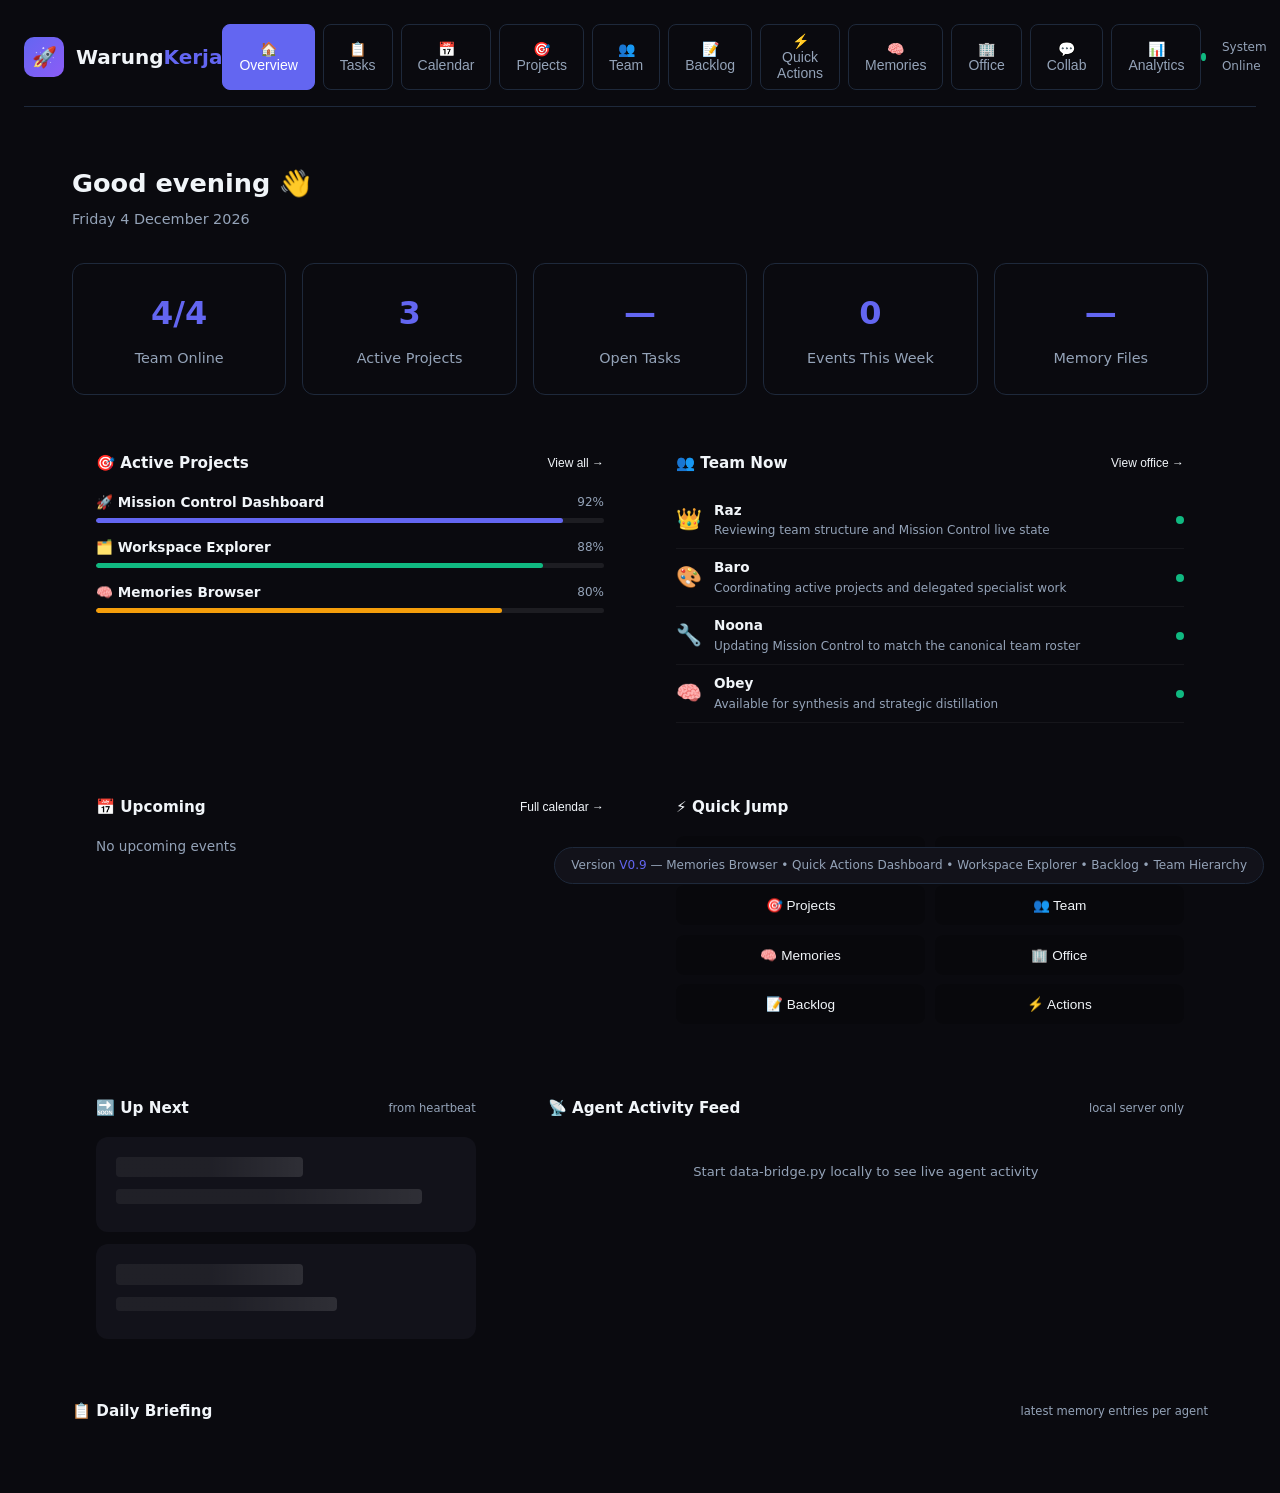
<file: index.html>
<!DOCTYPE html>
<html lang="en">
<head>
    <meta charset="UTF-8">
    <meta name="viewport" content="width=device-width, initial-scale=1.0">
    <title>Warung-Kerja Mission Control</title>
    <link rel="stylesheet" href="styles.css">
</head>
<body>
    <div class="container">
        <header>
            <div class="logo">
                <div class="logo-icon">🚀</div>
                <div>
                    <h1>Warung<span>Kerja</span></h1>
                </div>
            </div>
            <div class="nav-tabs">
                <button class="nav-tab active" onclick="showTab('overview', event)">🏠 Overview<span class="notif-dot"></span></button>
                <button class="nav-tab" onclick="showTab('tasks', event)">📋 Tasks<span class="notif-dot"></span></button>
                <button class="nav-tab" onclick="showTab('calendar', event)">📅 Calendar<span class="notif-dot"></span></button>
                <button class="nav-tab" onclick="showTab('projects', event)">🎯 Projects<span class="notif-dot"></span></button>
                <button class="nav-tab" onclick="showTab('team', event)">👥 Team<span class="notif-dot"></span></button>
                <button class="nav-tab" onclick="showTab('backlog', event)">📝 Backlog<span class="notif-dot"></span></button>
                <button class="nav-tab" onclick="showTab('quickactions', event)">⚡ Quick Actions<span class="notif-dot"></span></button>
                <button class="nav-tab" onclick="showTab('memories', event)">🧠 Memories<span class="notif-dot"></span></button>
                <button class="nav-tab" onclick="showTab('office', event)">🏢 Office<span class="notif-dot"></span></button>
                <button class="nav-tab" onclick="showTab('collaboration', event)">💬 Collab<span class="notif-dot"></span></button>
                <button class="nav-tab" onclick="showTab('analytics', event)">📊 Analytics<span class="notif-dot"></span></button>
            </div>
            <div class="status-bar">
                <div class="status-dot"></div>
                <span>System Online</span>
                <span id="refresh-pill" class="refresh-status" onclick="manualRefresh()" title="Click to refresh data">
                    <span class="refresh-dot" id="refresh-dot"></span>
                    <span class="refresh-icon">↻</span>
                    <span id="refresh-label">Loading…</span>
                </span>
            </div>
        </header>
        
        <div id="overview-tab" class="tab-content">
            <div style="padding: 2rem; max-width: 1200px; margin: 0 auto;">

                <!-- Greeting + date -->
                <div style="margin-bottom: 2rem;">
                    <h2 id="overview-greeting" style="margin: 0 0 0.25rem; font-size: 1.6rem;">Good morning 👋</h2>
                    <div id="overview-date" style="color: var(--text-secondary); font-size: 0.9rem;"></div>
                </div>

                <!-- Hero stats -->
                <div style="display: grid; grid-template-columns: repeat(auto-fit, minmax(160px, 1fr)); gap: 1rem; margin-bottom: 2rem;" id="overview-hero-stats">
                    <div class="stat-card" style="cursor:pointer;" onclick="showTab('team',event)">
                        <div class="stat-value" id="ov-online-count">—</div>
                        <div class="stat-label">Team Online</div>
                    </div>
                    <div class="stat-card" style="cursor:pointer;" onclick="showTab('projects',event)">
                        <div class="stat-value" id="ov-active-projects">—</div>
                        <div class="stat-label">Active Projects</div>
                    </div>
                    <div class="stat-card" style="cursor:pointer;" onclick="showTab('backlog',event)">
                        <div class="stat-value" id="ov-backlog-tasks">—</div>
                        <div class="stat-label">Open Tasks</div>
                    </div>
                    <div class="stat-card" style="cursor:pointer;" onclick="showTab('calendar',event)">
                        <div class="stat-value" id="ov-upcoming-events">—</div>
                        <div class="stat-label">Events This Week</div>
                    </div>
                    <div class="stat-card" style="cursor:pointer;" onclick="showTab('memories',event)">
                        <div class="stat-value" id="ov-memory-files">—</div>
                        <div class="stat-label">Memory Files</div>
                    </div>
                </div>

                <!-- Two-column: projects + team -->
                <div style="display: grid; grid-template-columns: 1fr 1fr; gap: 1.5rem; margin-bottom: 1.5rem;">

                    <!-- Active projects -->
                    <div style="background: var(--card-bg); border-radius: 12px; padding: 1.5rem; border: 1px solid var(--border-color);">
                        <div style="display:flex; justify-content:space-between; align-items:center; margin-bottom:1rem;">
                            <h3 style="margin:0; font-size:0.95rem;">🎯 Active Projects</h3>
                            <button onclick="showTab('projects',event)" style="font-size:0.75rem; background:none; border:none; color:var(--accent-color); cursor:pointer;">View all →</button>
                        </div>
                        <div id="ov-projects-list">
                            <div class="skeleton-card"><div class="skeleton-line title"></div><div class="skeleton-line medium"></div><div class="skeleton-line long"></div></div>
                            <div class="skeleton-card"><div class="skeleton-line title"></div><div class="skeleton-line short"></div><div class="skeleton-line medium"></div></div>
                            <div class="skeleton-card"><div class="skeleton-line title"></div><div class="skeleton-line long"></div><div class="skeleton-line short"></div></div>
                        </div>
                    </div>

                    <!-- Team presence -->
                    <div style="background: var(--card-bg); border-radius: 12px; padding: 1.5rem; border: 1px solid var(--border-color);">
                        <div style="display:flex; justify-content:space-between; align-items:center; margin-bottom:1rem;">
                            <h3 style="margin:0; font-size:0.95rem;">👥 Team Now</h3>
                            <button onclick="showTab('office',event)" style="font-size:0.75rem; background:none; border:none; color:var(--accent-color); cursor:pointer;">View office →</button>
                        </div>
                        <div id="ov-team-list">
                            <div class="skeleton-card" style="display:flex;gap:0.75rem;align-items:center;"><div class="skeleton-avatar"></div><div style="flex:1"><div class="skeleton-line title"></div><div class="skeleton-line short"></div></div></div>
                            <div class="skeleton-card" style="display:flex;gap:0.75rem;align-items:center;"><div class="skeleton-avatar"></div><div style="flex:1"><div class="skeleton-line title"></div><div class="skeleton-line medium"></div></div></div>
                            <div class="skeleton-card" style="display:flex;gap:0.75rem;align-items:center;"><div class="skeleton-avatar"></div><div style="flex:1"><div class="skeleton-line title"></div><div class="skeleton-line short"></div></div></div>
                        </div>
                    </div>
                </div>

                <!-- Two-column: upcoming events + quick nav -->
                <div style="display: grid; grid-template-columns: 1fr 1fr; gap: 1.5rem;">

                    <!-- Upcoming calendar events -->
                    <div style="background: var(--card-bg); border-radius: 12px; padding: 1.5rem; border: 1px solid var(--border-color);">
                        <div style="display:flex; justify-content:space-between; align-items:center; margin-bottom:1rem;">
                            <h3 style="margin:0; font-size:0.95rem;">📅 Upcoming</h3>
                            <button onclick="showTab('calendar',event)" style="font-size:0.75rem; background:none; border:none; color:var(--accent-color); cursor:pointer;">Full calendar →</button>
                        </div>
                        <div id="ov-events-list">
                            <div class="skeleton-card"><div class="skeleton-line title"></div><div class="skeleton-line medium"></div></div>
                            <div class="skeleton-card"><div class="skeleton-line title"></div><div class="skeleton-line short"></div></div>
                            <div class="skeleton-card"><div class="skeleton-line title"></div><div class="skeleton-line long"></div></div>
                        </div>
                    </div>

                    <!-- Quick navigation -->
                    <div style="background: var(--card-bg); border-radius: 12px; padding: 1.5rem; border: 1px solid var(--border-color);">
                        <h3 style="margin:0 0 1rem; font-size:0.95rem;">⚡ Quick Jump</h3>
                        <div style="display: grid; grid-template-columns: 1fr 1fr; gap: 0.6rem;">
                            <button onclick="showTab('tasks',event)" style="padding:0.75rem; background:rgba(0,0,0,0.2); border:1px solid var(--border-color); border-radius:8px; color:var(--text-color); cursor:pointer; font-size:0.85rem; transition:background 0.15s;" onmouseover="this.style.background='rgba(99,102,241,0.15)'" onmouseout="this.style.background='rgba(0,0,0,0.2)'">📋 Tasks</button>
                            <button onclick="showTab('calendar',event)" style="padding:0.75rem; background:rgba(0,0,0,0.2); border:1px solid var(--border-color); border-radius:8px; color:var(--text-color); cursor:pointer; font-size:0.85rem; transition:background 0.15s;" onmouseover="this.style.background='rgba(99,102,241,0.15)'" onmouseout="this.style.background='rgba(0,0,0,0.2)'">📅 Calendar</button>
                            <button onclick="showTab('projects',event)" style="padding:0.75rem; background:rgba(0,0,0,0.2); border:1px solid var(--border-color); border-radius:8px; color:var(--text-color); cursor:pointer; font-size:0.85rem; transition:background 0.15s;" onmouseover="this.style.background='rgba(99,102,241,0.15)'" onmouseout="this.style.background='rgba(0,0,0,0.2)'">🎯 Projects</button>
                            <button onclick="showTab('team',event)" style="padding:0.75rem; background:rgba(0,0,0,0.2); border:1px solid var(--border-color); border-radius:8px; color:var(--text-color); cursor:pointer; font-size:0.85rem; transition:background 0.15s;" onmouseover="this.style.background='rgba(99,102,241,0.15)'" onmouseout="this.style.background='rgba(0,0,0,0.2)'">👥 Team</button>
                            <button onclick="showTab('memories',event)" style="padding:0.75rem; background:rgba(0,0,0,0.2); border:1px solid var(--border-color); border-radius:8px; color:var(--text-color); cursor:pointer; font-size:0.85rem; transition:background 0.15s;" onmouseover="this.style.background='rgba(99,102,241,0.15)'" onmouseout="this.style.background='rgba(0,0,0,0.2)'">🧠 Memories</button>
                            <button onclick="showTab('office',event)" style="padding:0.75rem; background:rgba(0,0,0,0.2); border:1px solid var(--border-color); border-radius:8px; color:var(--text-color); cursor:pointer; font-size:0.85rem; transition:background 0.15s;" onmouseover="this.style.background='rgba(99,102,241,0.15)'" onmouseout="this.style.background='rgba(0,0,0,0.2)'">🏢 Office</button>
                            <button onclick="showTab('backlog',event)" style="padding:0.75rem; background:rgba(0,0,0,0.2); border:1px solid var(--border-color); border-radius:8px; color:var(--text-color); cursor:pointer; font-size:0.85rem; transition:background 0.15s;" onmouseover="this.style.background='rgba(99,102,241,0.15)'" onmouseout="this.style.background='rgba(0,0,0,0.2)'">📝 Backlog</button>
                            <button onclick="showTab('quickactions',event)" style="padding:0.75rem; background:rgba(0,0,0,0.2); border:1px solid var(--border-color); border-radius:8px; color:var(--text-color); cursor:pointer; font-size:0.85rem; transition:background 0.15s;" onmouseover="this.style.background='rgba(99,102,241,0.15)'" onmouseout="this.style.background='rgba(0,0,0,0.2)'">⚡ Actions</button>
                        </div>
                    </div>
                </div>

                <!-- Up Next + Activity Feed row -->
                <div style="display:grid; grid-template-columns: 1fr 1.6fr; gap:1.5rem; margin-top:1.5rem;">

                    <!-- Up Next panel -->
                    <div style="background: var(--card-bg); border-radius: 12px; padding: 1.5rem; border: 1px solid var(--border-color);">
                        <div style="display:flex; justify-content:space-between; align-items:center; margin-bottom:1rem;">
                            <h3 style="margin:0; font-size:0.95rem;">🔜 Up Next</h3>
                            <span style="font-size:0.72rem; color:var(--text-secondary);">from heartbeat</span>
                        </div>
                        <div id="ov-up-next">
                            <div class="skeleton-card"><div class="skeleton-line title"></div><div class="skeleton-line long"></div></div>
                            <div class="skeleton-card"><div class="skeleton-line title"></div><div class="skeleton-line medium"></div></div>
                        </div>
                    </div>

                    <!-- Live Activity Feed -->
                    <div style="background: var(--card-bg); border-radius: 12px; padding: 1.5rem; border: 1px solid var(--border-color);">
                        <div style="display:flex; justify-content:space-between; align-items:center; margin-bottom:1rem;">
                            <h3 style="margin:0; font-size:0.95rem;">📡 Agent Activity Feed</h3>
                            <span style="font-size:0.72rem; color:var(--text-secondary);" id="activity-feed-meta">Loading…</span>
                        </div>
                        <div id="ov-activity-feed">
                            <div class="skeleton-card"><div class="skeleton-line title"></div><div class="skeleton-line long"></div></div>
                            <div class="skeleton-card"><div class="skeleton-line title"></div><div class="skeleton-line medium"></div></div>
                            <div class="skeleton-card"><div class="skeleton-line title"></div><div class="skeleton-line long"></div></div>
                        </div>
                    </div>

                </div>

                <!-- Daily Briefing -->
                <div style="margin-top: 1.5rem;">
                    <div style="display:flex; justify-content:space-between; align-items:center; margin-bottom:0.85rem;">
                        <h3 style="margin:0; font-size:0.95rem;">📋 Daily Briefing</h3>
                        <span style="font-size:0.72rem; color:var(--text-secondary);">latest memory entries per agent</span>
                    </div>
                    <div id="briefing-panel" style="display:grid; grid-template-columns: 1fr 1fr; gap: 1rem;">
                        <div class="skeleton-card"><div class="skeleton-line title"></div><div class="skeleton-line long"></div><div class="skeleton-line medium"></div></div>
                        <div class="skeleton-card"><div class="skeleton-line title"></div><div class="skeleton-line long"></div><div class="skeleton-line medium"></div></div>
                    </div>
                </div>

            </div>
        </div>

        <div id="tasks-tab" class="tab-content" style="display:none;">
            <div class="taskboard">
                <div class="activity-feed">
                    <h3>📡 Live Activity</h3>
                    <div id="activity-list">
                        <div class="activity-item">
                            <div class="activity-time">15:45</div>
                            <div>Task Board V0.6 deployed</div>
                            <div class="activity-agent">Baro the Creator</div>
                        </div>
                        <div class="activity-item">
                            <div class="activity-time">15:30</div>
                            <div>Building Task Board module</div>
                            <div class="activity-agent">Baro the Creator</div>
                        </div>
                        <div class="activity-item">
                            <div class="activity-time">14:38</div>
                            <div>Mission Control V0.6 started</div>
                            <div class="activity-agent">Raz</div>
                        </div>
                    </div>
                </div>
                
                <div class="kanban-board">
                    <div class="kanban-column" data-status="backlog">
                        <div class="kanban-header">
                            <div class="kanban-title">📥 Backlog</div>
                            <span class="kanban-count">1</span>
                        </div>
                        <div class="tasks-container">
                            <div class="task-card" draggable="true" data-task-id="1">
                                <div class="task-title">Build Calendar module</div>
                                <div class="task-meta">
                                    <div class="task-assignee">
                                        <div class="assignee-avatar">B</div>
                                        <span>Baro</span>
                                    </div>
                                    <span class="task-priority priority-medium">Medium</span>
                                </div>
                            </div>

                        </div>
                        <button class="new-task-btn" onclick="addTask('backlog')">+ New Task</button>
                    </div>
                    
                    <div class="kanban-column" data-status="todo">
                        <div class="kanban-header">
                            <div class="kanban-title">📝 To Do</div>
                            <span class="kanban-count">1</span>
                        </div>
                        <div class="tasks-container">
                            <div class="task-card" draggable="true" data-task-id="3">
                                <div class="task-title">Build Data Bridge</div>
                                <div class="task-meta">
                                    <div class="task-assignee">
                                        <div class="assignee-avatar">B</div>
                                        <span>Baro</span>
                                    </div>
                                    <span class="task-priority priority-high">High</span>
                                </div>
                            </div>
                        </div>
                        <button class="new-task-btn" onclick="addTask('todo')">+ New Task</button>
                    </div>
                    
                    <div class="kanban-column" data-status="inprogress">
                        <div class="kanban-header">
                            <div class="kanban-title">⚡ In Progress</div>
                            <span class="kanban-count">1</span>
                        </div>
                        <div class="tasks-container">
                            <div class="task-card" draggable="true" data-task-id="4">
                                <div class="task-title">Mission Control V0.6</div>
                                <div class="task-meta">
                                    <div class="task-assignee">
                                        <div class="assignee-avatar">B</div>
                                        <span>Baro</span>
                                    </div>
                                    <span class="task-priority priority-high">High</span>
                                </div>
                            </div>
                        </div>
                        <button class="new-task-btn" onclick="addTask('inprogress')">+ New Task</button>
                    </div>
                    
                    <div class="kanban-column" data-status="done">
                        <div class="kanban-header">
                            <div class="kanban-title">✅ Done</div>
                            <span class="kanban-count">2</span>
                        </div>
                        <div class="tasks-container">
                            <div class="task-card" draggable="true" data-task-id="5" style="border-left-color: var(--success);">
                                <div class="task-title">Initial Dashboard</div>
                                <div class="task-meta">
                                    <div class="task-assignee">
                                        <div class="assignee-avatar">B</div>
                                        <span>Baro</span>
                                    </div>
                                    <span class="task-priority priority-low">Done</span>
                                </div>
                            </div>
                            <div class="task-card" draggable="true" data-task-id="6" style="border-left-color: var(--success);">
                                <div class="task-title">Projects Tracker V0.7</div>
                                <div class="task-meta">
                                    <div class="task-assignee">
                                        <div class="assignee-avatar">N</div>
                                        <span>Noona</span>
                                    </div>
                                    <span class="task-priority priority-medium">Done</span>
                                </div>
                            </div>
                        </div>
                        <button class="new-task-btn" onclick="addTask('done')">+ New Task</button>
                    </div>
                </div>
                
                <div class="quick-panel">
                    <h3>⚡ Quick Actions</h3>
                    <div class="quick-actions">
                        <button class="quick-action-btn" onclick="alert('Deploying agent...')">🤖 Deploy Agent</button>
                        <button class="quick-action-btn" onclick="alert('Scanning visual diary...')">🎨 Scan Visuals</button>
                        <button class="quick-action-btn" onclick="alert('Generating morning brief...')">📋 Morning Brief</button>
                        <button class="quick-action-btn" onclick="alert('Creating new project...')">🎯 New Project</button>
                        <button class="quick-action-btn" onclick="alert('Syncing with vault...')">🔄 Sync Vault</button>
                    </div>
                </div>
            </div>
        </div>
        
        <div id="calendar-tab" class="tab-content" style="display: none;">
            <div class="calendar-container">
                <div class="calendar-header">
                    <button id="prev-month" class="calendar-nav">&lt;</button>
                    <h2 id="current-month">March 2026</h2>
                    <button id="next-month" class="calendar-nav">&gt;</button>
                </div>
                
                <div class="calendar-weekdays">
                    <div>Sun</div>
                    <div>Mon</div>
                    <div>Tue</div>
                    <div>Wed</div>
                    <div>Thu</div>
                    <div>Fri</div>
                    <div>Sat</div>
                </div>
                
                <div id="calendar-grid" class="calendar-grid">
                    <!-- Calendar days will be generated by JavaScript -->
                </div>
                
                <div class="calendar-legend">
                    <div class="legend-item">
                        <div class="legend-color" style="background-color: #10b981;"></div>
                        <span>Meetings</span>
                    </div>
                    <div class="legend-item">
                        <div class="legend-color" style="background-color: #8b5cf6;"></div>
                        <span>Cron Jobs</span>
                    </div>
                    <div class="legend-item">
                        <div class="legend-color" style="background-color: #f59e0b;"></div>
                        <span>Tasks</span>
                    </div>
                    <div class="legend-item">
                        <div class="legend-color" style="background-color: #ef4444;"></div>
                        <span>Milestones</span>
                    </div>
                </div>
                
                <div id="calendar-events" class="calendar-events">
                    <h3>Events for <span id="selected-date">Select a date</span></h3>
                    <div id="events-list">
                        <!-- Events will be populated here -->
                    </div>
                </div>
            </div>
        </div>
        
        <div id="projects-tab" class="tab-content" style="display: none;">
            <div class="projects-container">
                <div class="projects-header">
                    <h2>🎯 Active Projects</h2>
                    <div class="projects-filters">
                        <button class="filter-btn active" data-filter="all">All</button>
                        <button class="filter-btn" data-filter="active">Active</button>
                        <button class="filter-btn" data-filter="planning">Planning</button>
                        <button class="filter-btn" data-filter="completed">Completed</button>
                    </div>
                </div>
                
                <div class="projects-grid" id="projects-grid">
                    <!-- Projects will be loaded here -->
                    <div class="loading-projects">
                        <div class="spinner"></div>
                        <p>Loading projects...</p>
                    </div>
                </div>
                
                <div class="projects-stats">
                    <div class="stat-card">
                        <div class="stat-value" id="total-projects">0</div>
                        <div class="stat-label">Total Projects</div>
                    </div>
                    <div class="stat-card">
                        <div class="stat-value" id="active-projects">0</div>
                        <div class="stat-label">Active</div>
                    </div>
                    <div class="stat-card">
                        <div class="stat-value" id="avg-progress">0%</div>
                        <div class="stat-label">Avg Progress</div>
                    </div>
                </div>
            </div>
        </div>
        
        <div id="team-tab" class="tab-content" style="display: none;">
            <div style="padding: 2rem; max-width: 800px; margin: 0 auto;">
                <h2 style="text-align: center; margin-bottom: 1rem;">👥 Team Structure</h2>
                <div style="text-align: center; color: var(--text-secondary); margin-bottom: 2rem; font-size: 0.9rem;">
                    Warung Kerja Mission Control: Central dashboard for team coordination, project tracking, and agent management
                    <div style="margin-top: 0.5rem; font-size: 0.8rem; display: flex; align-items: center; justify-content: center; gap: 0.5rem;">
                        <span style="background: var(--accent-color); color: white; padding: 0.2rem 0.5rem; border-radius: 4px; font-size: 0.7rem;">🤖 AUTONOMOUS</span>
                        <span>Dynamic team module • Last updated: 12:15</span>
                    </div>
                </div>
                
                <div id="team-org-chart" style="background: var(--card-bg); border-radius: 12px; padding: 2rem; margin-bottom: 2rem; border: 1px solid var(--border-color);">
                    <div id="team-members-container" style="display: flex; flex-direction: column; align-items: center; gap: 2rem;">
                        <!-- Team members will be loaded dynamically from team.json -->
                        <div style="text-align: center; padding: 3rem; color: var(--text-secondary);">
                            <div style="font-size: 2rem; margin-bottom: 1rem;">👥</div>
                            <div>Loading team data...</div>
                            <div style="font-size: 0.8rem; margin-top: 0.5rem;">Fetching from team.json</div>
                        </div>
                    </div>
                </div>
                
                <div style="background: var(--card-bg); border-radius: 12px; padding: 1.5rem; border: 1px solid var(--border-color);">
                    <h3 style="margin-top: 0;">📊 Team Data & Status</h3>
                    <div id="team-stats-container" class="team-stats-grid" style="display: grid; grid-template-columns: repeat(auto-fit, minmax(250px, 1fr)); gap: 1rem; margin-top: 1rem;">
                        <!-- Team stats will be loaded dynamically -->
                        <div>
                            <div style="font-weight: bold; color: var(--text-secondary);">Loading...</div>
                            <div>Fetching team data</div>
                        </div>
                    </div>
                    
                    <div style="margin-top: 1.5rem; padding-top: 1rem; border-top: 1px solid var(--border-color);">
                        <div style="display: flex; align-items: center; gap: 1rem; flex-wrap: wrap;">
                            <div style="display: flex; align-items: center; gap: 0.5rem;">
                                <div style="width: 10px; height: 10px; background: #10b981; border-radius: 50%;"></div>
                                <span style="font-size: 0.8rem;">Online</span>
                            </div>
                            <div style="display: flex; align-items: center; gap: 0.5rem;">
                                <div style="width: 10px; height: 10px; background: #ef4444; border-radius: 50%;"></div>
                                <span style="font-size: 0.8rem;">Offline</span>
                            </div>
                            <div style="display: flex; align-items: center; gap: 0.5rem;">
                                <div style="width: 10px; height: 10px; background: #f59e0b; border-radius: 50%;"></div>
                                <span style="font-size: 0.8rem;">Away</span>
                            </div>
                            <div style="display: flex; align-items: center; gap: 0.5rem;">
                                <div style="width: 10px; height: 10px; background: #94a3b8; border-radius: 50%;"></div>
                                <span style="font-size: 0.8rem;">Variable</span>
                            </div>
                        </div>
                    </div>
                </div>
                
                <div style="margin-top: 2rem; text-align: center; color: var(--text-secondary); font-size: 0.9rem;">
                    <p>✅ V0.8 Team Module enhanced with status indicators and mission statements<br>
                    🔄 Staging verified: All updates deployed to GitHub Pages</p>
                </div>
                
                <!-- Workspace Explorer -->
                <div style="background: var(--card-bg); border-radius: 12px; padding: 1.5rem; border: 1px solid var(--border-color); margin-top: 2rem;">
                    <h3 style="margin-top: 0; display: flex; align-items: center; gap: 0.5rem;">
                        <span>📁 Workspace Explorer</span>
                        <span style="background: var(--accent-color); color: white; padding: 0.2rem 0.5rem; border-radius: 4px; font-size: 0.7rem;">NEW</span>
                    </h3>
                    <div style="color: var(--text-secondary); margin-bottom: 1rem; font-size: 0.9rem;">
                        Browse agent workspace files and directories. Click on an agent to view their workspace contents.
                    </div>
                    
                    <div style="display: flex; gap: 1rem; margin-bottom: 1.5rem; flex-wrap: wrap;">
                        <button class="workspace-tab" onclick="showWorkspace('Baro')" style="background: linear-gradient(135deg, #f093fb 0%, #f5576c 100%); color: white;">🎨 Baro</button>
                        <button class="workspace-tab" onclick="showWorkspace('noona')" style="background: linear-gradient(135deg, #4facfe 0%, #00f2fe 100%); color: white;">🔧 Noona</button>
                        <button class="workspace-tab" onclick="showWorkspace('_Shared_Memory')" style="background: linear-gradient(135deg, #10b981 0%, #3b82f6 100%); color: white;">🧠 Shared Memory</button>
                    </div>
                    
                    <!-- Search and Filter Bar -->
                    <div style="display: flex; gap: 0.5rem; margin-bottom: 1rem; flex-wrap: wrap;">
                        <div style="flex-grow: 1; position: relative;">
                            <input type="text" id="workspace-search" placeholder="Search files by name, type, or extension..." 
                                   style="width: 100%; padding: 0.75rem 1rem 0.75rem 2.5rem; background: rgba(0,0,0,0.2); border: 1px solid var(--border-color); border-radius: 8px; color: var(--text-color); font-size: 0.9rem;"
                                   oninput="filterWorkspaceFiles()">
                            <span style="position: absolute; left: 0.75rem; top: 50%; transform: translateY(-50%); opacity: 0.7;">🔍</span>
                        </div>
                        <select id="workspace-filter-type" onchange="filterWorkspaceFiles()" 
                                style="padding: 0.75rem; background: rgba(0,0,0,0.2); border: 1px solid var(--border-color); border-radius: 8px; color: var(--text-color); font-size: 0.9rem; min-width: 120px;">
                            <option value="all">All File Types</option>
                            <option value="text">Text Files</option>
                            <option value="image">Images</option>
                            <option value="other">Other Files</option>
                        </select>
                        <button onclick="clearWorkspaceFilters()" 
                                style="padding: 0.75rem 1rem; background: rgba(0,0,0,0.3); border: 1px solid var(--border-color); border-radius: 8px; color: var(--text-color); font-size: 0.9rem; cursor: pointer;">
                            Clear Filters
                        </button>
                    </div>
                    
                    <div id="workspace-content" style="min-height: 300px; background: rgba(0,0,0,0.2); border-radius: 8px; padding: 1rem; border: 1px solid var(--border-color);">
                        <div style="text-align: center; padding: 3rem; color: var(--text-secondary);">
                            <div style="font-size: 2rem; margin-bottom: 1rem;">📁</div>
                            <div>Select an agent workspace to explore</div>
                            <div style="font-size: 0.8rem; margin-top: 0.5rem;">Click on an agent button above</div>
                        </div>
                    </div>
                    
                    <div style="margin-top: 1rem; font-size: 0.8rem; color: var(--text-secondary); display: flex; justify-content: space-between; align-items: center;">
                        <div>
                            <span style="display: inline-flex; align-items: center; gap: 0.3rem;">
                                <div style="width: 8px; height: 8px; background: #10b981; border-radius: 50%;"></div>
                                <span>Text files</span>
                            </span>
                            <span style="margin-left: 1rem; display: inline-flex; align-items: center; gap: 0.3rem;">
                                <div style="width: 8px; height: 8px; background: #8b5cf6; border-radius: 50%;"></div>
                                <span>Images</span>
                            </span>
                            <span style="margin-left: 1rem; display: inline-flex; align-items: center; gap: 0.3rem;">
                                <div style="width: 8px; height: 8px; background: #94a3b8; border-radius: 50%;"></div>
                                <span>Other files</span>
                            </span>
                        </div>
                        <div id="workspace-stats">No workspace selected</div>
                    </div>
                </div>
            </div>
        </div>
        
        <div id="backlog-tab" class="tab-content" style="display: none;">
            <div style="padding: 2rem; max-width: 1200px; margin: 0 auto;">
                <h2 style="text-align: center; margin-bottom: 1rem;">📝 Mission Control Backlog</h2>
                <div style="text-align: center; color: var(--text-secondary); margin-bottom: 2rem; font-size: 0.9rem;">
                    Task tracking, progress monitoring, and roadmap visualization for Mission Control development
                    <div style="margin-top: 0.5rem; font-size: 0.8rem; display: flex; align-items: center; justify-content: center; gap: 0.5rem;">
                        <span style="background: var(--accent-color); color: white; padding: 0.2rem 0.5rem; border-radius: 4px; font-size: 0.7rem;">📊 LIVE</span>
                        <span>Auto-updating from Backlog.md • Last updated: <span id="backlog-last-updated">Loading...</span></span>
                    </div>
                </div>
                
                <!-- Progress Summary -->
                <div style="background: var(--card-bg); border-radius: 12px; padding: 1.5rem; margin-bottom: 2rem; border: 1px solid var(--border-color);">
                    <h3 style="margin-top: 0;">📈 Progress Overview</h3>
                    <div id="backlog-progress" class="progress-grid" style="display: grid; grid-template-columns: repeat(auto-fit, minmax(250px, 1fr)); gap: 1.5rem; margin-top: 1rem;">
                        <!-- Progress stats will be loaded dynamically -->
                        <div style="text-align: center; padding: 1rem; background: var(--bg-hover); border-radius: 8px;">
                            <div style="font-size: 2rem; margin-bottom: 0.5rem;">⏳</div>
                            <div style="font-weight: bold;">Loading...</div>
                            <div style="font-size: 0.8rem; color: var(--text-secondary);">Calculating progress</div>
                        </div>
                    </div>
                </div>
                
                <!-- Backlog Content -->
                <div style="display: grid; grid-template-columns: 1fr 350px; gap: 2rem;">
                    <!-- Main Backlog Content -->
                    <div style="background: var(--card-bg); border-radius: 12px; padding: 2rem; border: 1px solid var(--border-color);">
                        <div style="display: flex; justify-content: space-between; align-items: center; margin-bottom: 1.5rem;">
                            <h3 style="margin: 0;">📋 Task Backlog</h3>
                            <div style="display: flex; gap: 0.5rem;">
                                <button id="filter-all" class="filter-btn active" onclick="filterTasks('all')">All</button>
                                <button id="filter-priority" class="filter-btn" onclick="filterTasks('priority')">Priority</button>
                                <button id="filter-todo" class="filter-btn" onclick="filterTasks('todo')">To Do</button>
                                <button id="filter-done" class="filter-btn" onclick="filterTasks('done')">Done</button>
                            </div>
                        </div>
                        
                        <div id="backlog-content" style="font-size: 0.9rem; line-height: 1.6;">
                            <div style="text-align: center; padding: 3rem; color: var(--text-secondary);">
                                <div style="font-size: 2rem; margin-bottom: 1rem;">📝</div>
                                <div>Loading backlog data...</div>
                                <div style="font-size: 0.8rem; margin-top: 0.5rem;">Fetching from Backlog.md</div>
                            </div>
                        </div>
                    </div>
                    
                    <!-- Sidebar: Stats & Quick Actions -->
                    <div style="display: flex; flex-direction: column; gap: 1.5rem;">
                        <!-- Stats Card -->
                        <div style="background: var(--card-bg); border-radius: 12px; padding: 1.5rem; border: 1px solid var(--border-color);">
                            <h4 style="margin-top: 0; margin-bottom: 1rem;">📊 Quick Stats</h4>
                            <div id="backlog-stats" style="display: flex; flex-direction: column; gap: 0.8rem;">
                                <div style="display: flex; justify-content: space-between;">
                                    <span>Total Tasks:</span>
                                    <span style="font-weight: bold;">Loading...</span>
                                </div>
                                <div style="display: flex; justify-content: space-between;">
                                    <span>Completed:</span>
                                    <span style="font-weight: bold;">Loading...</span>
                                </div>
                                <div style="display: flex; justify-content: space-between;">
                                    <span>In Progress:</span>
                                    <span style="font-weight: bold;">Loading...</span>
                                </div>
                                <div style="display: flex; justify-content: space-between;">
                                    <span>Priority Tasks:</span>
                                    <span style="font-weight: bold;">Loading...</span>
                                </div>
                            </div>
                        </div>
                        
                        <!-- Roadmap Card -->
                        <div style="background: var(--card-bg); border-radius: 12px; padding: 1.5rem; border: 1px solid var(--border-color);">
                            <h4 style="margin-top: 0; margin-bottom: 1rem;">🗺️ Roadmap</h4>
                            <div style="font-size: 0.85rem; line-height: 1.5;">
                                <div style="display: flex; align-items: center; gap: 0.5rem; margin-bottom: 0.8rem;">
                                    <div style="width: 12px; height: 12px; background: #3b82f6; border-radius: 50%;"></div>
                                    <span><strong>Phase 1</strong> (Now): Immediate improvements</span>
                                </div>
                                <div style="display: flex; align-items: center; gap: 0.5rem; margin-bottom: 0.8rem;">
                                    <div style="width: 12px; height: 12px; background: #8b5cf6; border-radius: 50%;"></div>
                                    <span><strong>Phase 2</strong> (Week 1): Core features</span>
                                </div>
                                <div style="display: flex; align-items: center; gap: 0.5rem; margin-bottom: 0.8rem;">
                                    <div style="width: 12px; height: 12px; background: #10b981; border-radius: 50%;"></div>
                                    <span><strong>Phase 3</strong> (Weeks 2-3): Advanced features</span>
                                </div>
                            </div>
                            <div style="margin-top: 1rem; padding-top: 1rem; border-top: 1px solid var(--border-color);">
                                <a href="mission-control-roadmap.md" style="color: var(--accent-color); text-decoration: none; font-size: 0.85rem; display: flex; align-items: center; gap: 0.5rem;">
                                    📄 View full roadmap →
                                </a>
                            </div>
                        </div>
                        
                        <!-- Actions Card -->
                        <div style="background: var(--card-bg); border-radius: 12px; padding: 1.5rem; border: 1px solid var(--border-color);">
                            <h4 style="margin-top: 0; margin-bottom: 1rem;">⚡ Quick Actions</h4>
                            <div style="display: flex; flex-direction: column; gap: 0.5rem;">
                                <button onclick="refreshBacklog()" style="padding: 0.5rem; background: var(--accent-color); color: white; border: none; border-radius: 6px; cursor: pointer; font-size: 0.85rem;">
                                    🔄 Refresh Backlog
                                </button>
                                <button onclick="openBacklogFile()" style="padding: 0.5rem; background: var(--bg-hover); color: var(--text-primary); border: 1px solid var(--border-color); border-radius: 6px; cursor: pointer; font-size: 0.85rem;">
                                    📝 Edit Backlog.md
                                </button>
                                <button onclick="exportBacklog()" style="padding: 0.5rem; background: var(--bg-hover); color: var(--text-primary); border: 1px solid var(--border-color); border-radius: 6px; cursor: pointer; font-size: 0.85rem;">
                                    📤 Export as JSON
                                </button>
                            </div>
                        </div>
                    </div>
                </div>
            </div>
        </div>
        
        <div id="quickactions-tab" class="tab-content" style="display: none;">
            <div style="max-width: 1200px; margin: 0 auto;">
                <h2 style="margin-bottom: 2rem; display: flex; align-items: center; gap: 0.5rem;">
                    <span>⚡</span>
                    <span>Quick Actions Dashboard</span>
                </h2>
                
                <div style="display: grid; grid-template-columns: repeat(auto-fit, minmax(300px, 1fr)); gap: 1.5rem; margin-bottom: 2rem;">
                    <!-- Team Status Card -->
                    <div style="background: var(--bg-card); border-radius: 12px; padding: 1.5rem; border: 1px solid var(--border);">
                        <h3 style="margin-top: 0; margin-bottom: 1rem; display: flex; align-items: center; gap: 0.5rem;">
                            <span>👥</span>
                            <span>Team Status</span>
                        </h3>
                        <div id="team-status-list" style="display: flex; flex-direction: column; gap: 0.75rem;">
                            <div style="display: flex; align-items: center; justify-content: space-between; padding: 0.75rem; background: rgba(0,0,0,0.2); border-radius: 8px;">
                                <div style="display: flex; align-items: center; gap: 0.75rem;">
                                    <div style="width: 10px; height: 10px; border-radius: 50%; background: var(--success);"></div>
                                    <div>
                                        <div style="font-weight: 500;">Raz</div>
                                        <div style="font-size: 0.8rem; opacity: 0.7;">Online</div>
                                    </div>
                                </div>
                                <button onclick="sendQuickMessage('Raz', 'status')" style="background: var(--accent); color: white; border: none; padding: 0.4rem 0.8rem; border-radius: 6px; font-size: 0.8rem; cursor: pointer;">
                                    Ping
                                </button>
                            </div>
                            <div style="display: flex; align-items: center; justify-content: space-between; padding: 0.75rem; background: rgba(0,0,0,0.2); border-radius: 8px;">
                                <div style="display: flex; align-items: center; gap: 0.75rem;">
                                    <div style="width: 10px; height: 10px; border-radius: 50%; background: var(--success);"></div>
                                    <div>
                                        <div style="font-weight: 500;">Baro</div>
                                        <div style="font-size: 0.8rem; opacity: 0.7;">Creative Director</div>
                                    </div>
                                </div>
                                <button onclick="sendQuickMessage('Baro', 'status')" style="background: var(--accent); color: white; border: none; padding: 0.4rem 0.8rem; border-radius: 6px; font-size: 0.8rem; cursor: pointer;">
                                    Ping
                                </button>
                            </div>
                            <div style="display: flex; align-items: center; justify-content: space-between; padding: 0.75rem; background: rgba(0,0,0,0.2); border-radius: 8px;">
                                <div style="display: flex; align-items: center; gap: 0.75rem;">
                                    <div style="width: 10px; height: 10px; border-radius: 50%; background: var(--warning);"></div>
                                    <div>
                                        <div style="font-weight: 500;">Noona</div>
                                        <div style="font-size: 0.8rem; opacity: 0.7;">Autonomous Development</div>
                                    </div>
                                </div>
                                <button onclick="generateStatusReport()" style="background: var(--accent); color: white; border: none; padding: 0.4rem 0.8rem; border-radius: 6px; font-size: 0.8rem; cursor: pointer;">
                                    Report
                                </button>
                            </div>
                        </div>
                    </div>
                    
                    <!-- Quick Actions Card -->
                    <div style="background: var(--bg-card); border-radius: 12px; padding: 1.5rem; border: 1px solid var(--border);">
                        <h3 style="margin-top: 0; margin-bottom: 1rem; display: flex; align-items: center; gap: 0.5rem;">
                            <span>🚀</span>
                            <span>Quick Actions</span>
                        </h3>
                        <div style="display: grid; grid-template-columns: repeat(2, 1fr); gap: 0.75rem;">
                            <button onclick="openProject('mission-control')" style="background: rgba(99, 102, 241, 0.1); border: 1px solid var(--accent); color: var(--accent); padding: 0.75rem; border-radius: 8px; cursor: pointer; display: flex; flex-direction: column; align-items: center; gap: 0.5rem; transition: all 0.2s;" onmouseover="this.style.background='rgba(99, 102, 241, 0.2)';" onmouseout="this.style.background='rgba(99, 102, 241, 0.1)';">
                                <span style="font-size: 1.5rem;">📊</span>
                                <span style="font-size: 0.85rem;">Mission Control</span>
                            </button>
                            <button onclick="openProject('workspace-explorer')" style="background: rgba(16, 185, 129, 0.1); border: 1px solid var(--success); color: var(--success); padding: 0.75rem; border-radius: 8px; cursor: pointer; display: flex; flex-direction: column; align-items: center; gap: 0.5rem; transition: all 0.2s;" onmouseover="this.style.background='rgba(16, 185, 129, 0.2)';" onmouseout="this.style.background='rgba(16, 185, 129, 0.1)';">
                                <span style="font-size: 1.5rem;">📁</span>
                                <span style="font-size: 0.85rem;">Workspace</span>
                            </button>
                            <button onclick="generateDailyReport()" style="background: rgba(245, 158, 11, 0.1); border: 1px solid var(--warning); color: var(--warning); padding: 0.75rem; border-radius: 8px; cursor: pointer; display: flex; flex-direction: column; align-items: center; gap: 0.5rem; transition: all 0.2s;" onmouseover="this.style.background='rgba(245, 158, 11, 0.2)';" onmouseout="this.style.background='rgba(245, 158, 11, 0.1)';">
                                <span style="font-size: 1.5rem;">📈</span>
                                <span style="font-size: 0.85rem;">Daily Report</span>
                            </button>
                            <button onclick="openGitHub()" style="background: rgba(139, 92, 246, 0.1); border: 1px solid #8b5cf6; color: #8b5cf6; padding: 0.75rem; border-radius: 8px; cursor: pointer; display: flex; flex-direction: column; align-items: center; gap: 0.5rem; transition: all 0.2s;" onmouseover="this.style.background='rgba(139, 92, 246, 0.2)';" onmouseout="this.style.background='rgba(139, 92, 246, 0.1)';">
                                <span style="font-size: 1.5rem;">🐙</span>
                                <span style="font-size: 0.85rem;">GitHub</span>
                            </button>
                        </div>
                    </div>
                    
                    <!-- Communication Tools Card -->
                    <div style="background: var(--bg-card); border-radius: 12px; padding: 1.5rem; border: 1px solid var(--border);">
                        <h3 style="margin-top: 0; margin-bottom: 1rem; display: flex; align-items: center; gap: 0.5rem;">
                            <span>💬</span>
                            <span>Quick Messages</span>
                        </h3>
                        <div style="display: flex; flex-direction: column; gap: 0.75rem;">
                            <button onclick="copyMessageTemplate('status')" style="background: rgba(0,0,0,0.2); border: 1px solid var(--border); color: var(--text-primary); padding: 0.75rem; border-radius: 8px; cursor: pointer; text-align: left; transition: all 0.2s;" onmouseover="this.style.background='rgba(0,0,0,0.3)';">
                                <div style="font-weight: 500; margin-bottom: 0.25rem;">Status Update</div>
                                <div style="font-size: 0.8rem; opacity: 0.7;">"Working on [task], ETA [time]"</div>
                            </button>
                            <button onclick="copyMessageTemplate('blocked')" style="background: rgba(0,0,0,0.2); border: 1px solid var(--border); color: var(--text-primary); padding: 0.75rem; border-radius: 8px; cursor: pointer; text-align: left; transition: all 0.2s;" onmouseover="this.style.background='rgba(0,0,0,0.3)';">
                                <div style="font-weight: 500; margin-bottom: 0.25rem;">Blocked</div>
                                <div style="font-size: 0.8rem; opacity: 0.7;">"Need help with [issue]"</div>
                            </button>
                            <button onclick="copyMessageTemplate('done')" style="background: rgba(0,0,0,0.2); border: 1px solid var(--border); color: var(--text-primary); padding: 0.75rem; border-radius: 8px; cursor: pointer; text-align: left; transition: all 0.2s;" onmouseover="this.style.background='rgba(0,0,0,0.3)';">
                                <div style="font-weight: 500; margin-bottom: 0.25rem;">Task Complete</div>
                                <div style="font-size: 0.8rem; opacity: 0.7;">"[Task] is done, ready for review"</div>
                            </button>
                        </div>
                    </div>
                    
                    <!-- Resource Links Card -->
                    <div style="background: var(--bg-card); border-radius: 12px; padding: 1.5rem; border: 1px solid var(--border);">
                        <h3 style="margin-top: 0; margin-bottom: 1rem; display: flex; align-items: center; gap: 0.5rem;">
                            <span>🔗</span>
                            <span>Quick Links</span>
                        </h3>
                        <div style="display: flex; flex-direction: column; gap: 0.75rem;">
                            <a href="https://warung-kerja.github.io/mission-control/" target="_blank" style="display: block; text-decoration: none; color: var(--text-primary);">
                                <div style="background: rgba(0,0,0,0.2); border: 1px solid var(--border); padding: 0.75rem; border-radius: 8px; cursor: pointer; transition: all 0.2s;" onmouseover="this.style.background='rgba(0,0,0,0.3)';">
                                    <div style="font-weight: 500; margin-bottom: 0.25rem;">Mission Control Live</div>
                                    <div style="font-size: 0.8rem; opacity: 0.7;">warung-kerja.github.io/mission-control</div>
                                </div>
                            </a>
                            <a href="https://github.com/warung-kerja" target="_blank" style="display: block; text-decoration: none; color: var(--text-primary);">
                                <div style="background: rgba(0,0,0,0.2); border: 1px solid var(--border); padding: 0.75rem; border-radius: 8px; cursor: pointer; transition: all 0.2s;" onmouseover="this.style.background='rgba(0,0,0,0.3)';">
                                    <div style="font-weight: 500; margin-bottom: 0.25rem;">GitHub Org</div>
                                    <div style="font-size: 0.8rem; opacity: 0.7;">github.com/warung-kerja</div>
                                </div>
                            </a>
                            <a href="/mnt/d/Warung Kerja 1.0" target="_blank" style="display: block; text-decoration: none; color: var(--text-primary);">
                                <div style="background: rgba(0,0,0,0.2); border: 1px solid var(--border); padding: 0.75rem; border-radius: 8px; cursor: pointer; transition: all 0.2s;" onmouseover="this.style.background='rgba(0,0,0,0.3)';">
                                    <div style="font-weight: 500; margin-bottom: 0.25rem;">Workspace Root</div>
                                    <div style="font-size: 0.8rem; opacity: 0.7;">/mnt/d/Warung Kerja 1.0</div>
                                </div>
                            </a>
                        </div>
                    </div>
                </div>
                
                <!-- Recent Activity -->
                <div style="background: var(--bg-card); border-radius: 12px; padding: 1.5rem; border: 1px solid var(--border); margin-top: 2rem;">
                    <h3 style="margin-top: 0; margin-bottom: 1rem; display: flex; align-items: center; gap: 0.5rem;">
                        <span>📊</span>
                        <span>Recent Team Activity</span>
                    </h3>
                    <div id="recent-activity-list" style="display: flex; flex-direction: column; gap: 0.75rem;">
                        <div style="display: flex; align-items: center; gap: 1rem; padding: 0.75rem; background: rgba(0,0,0,0.1); border-radius: 8px;">
                            <div style="font-size: 1.5rem;">🚀</div>
                            <div style="flex: 1;">
                                <div style="font-weight: 500;">Mission Control V0.8.4 deployed</div>
                                <div style="font-size: 0.8rem; opacity: 0.7;">Enhanced team hierarchy and workspace explorer</div>
                            </div>
                            <div style="font-size: 0.8rem; opacity: 0.7;">2 hours ago</div>
                        </div>
                        <div style="display: flex; align-items: center; gap: 1rem; padding: 0.75rem; background: rgba(0,0,0,0.1); border-radius: 8px;">
                            <div style="font-size: 1.5rem;">🔧</div>
                            <div style="flex: 1;">
                                <div style="font-weight: 500;">Workspace Explorer improved</div>
                                <div style="font-size: 0.8rem; opacity: 0.7;">File preview system and responsive design</div>
                            </div>
                            <div style="font-size: 0.8rem; opacity: 0.7;">4 hours ago</div>
                        </div>
                        <div style="display: flex; align-items: center; gap: 1rem; padding: 0.75rem; background: rgba(0,0,0,0.1); border-radius: 8px;">
                            <div style="font-size: 1.5rem;">📝</div>
                            <div style="flex: 1;">
                                <div style="font-weight: 500;">Project documentation updated</div>
                                <div style="font-size: 0.8rem; opacity: 0.7;">Comprehensive logs and memory system</div>
                            </div>
                            <div style="font-size: 0.8rem; opacity: 0.7;">1 day ago</div>
                        </div>
                    </div>
                </div>
            </div>
        </div>
        
        <div id="memories-tab" class="tab-content" style="display: none;">
            <div style="padding: 2rem; max-width: 1200px; margin: 0 auto;">
                <h2 style="text-align: center; margin-bottom: 0.5rem;">🧠 Agent Memories</h2>
                <div style="text-align: center; color: var(--text-secondary); margin-bottom: 2rem; font-size: 0.9rem;">
                    Browse MEMORY.md, SOUL.md, and daily logs for each agent
                </div>

                <!-- Stats bar -->
                <div id="memories-stats-bar" style="display: flex; gap: 1.5rem; margin-bottom: 1.5rem; flex-wrap: wrap; justify-content: center;">
                    <div style="background: var(--card-bg); border-radius: 8px; padding: 0.75rem 1.25rem; border: 1px solid var(--border-color); text-align: center;">
                        <div style="font-size: 1.4rem; font-weight: bold;" id="memories-total-agents">—</div>
                        <div style="font-size: 0.75rem; color: var(--text-secondary);">Agents</div>
                    </div>
                    <div style="background: var(--card-bg); border-radius: 8px; padding: 0.75rem 1.25rem; border: 1px solid var(--border-color); text-align: center;">
                        <div style="font-size: 1.4rem; font-weight: bold;" id="memories-total-files">—</div>
                        <div style="font-size: 0.75rem; color: var(--text-secondary);">Memory Files</div>
                    </div>
                    <div style="background: var(--card-bg); border-radius: 8px; padding: 0.75rem 1.25rem; border: 1px solid var(--border-color); text-align: center;">
                        <div style="font-size: 1.4rem; font-weight: bold;" id="memories-total-size">—</div>
                        <div style="font-size: 0.75rem; color: var(--text-secondary);">Total Size</div>
                    </div>
                    <div style="margin-left: auto; display: flex; align-items: center;">
                        <button onclick="loadMemories()" style="padding: 0.6rem 1rem; background: var(--accent-color); color: white; border: none; border-radius: 8px; cursor: pointer; font-size: 0.85rem;">🔄 Refresh</button>
                    </div>
                </div>

                <!-- Search -->
                <div style="position: relative; margin-bottom: 1.5rem;">
                    <input type="text" id="memories-search" placeholder="Search across all memory files…"
                           style="width: 100%; padding: 0.75rem 1rem 0.75rem 2.5rem; background: rgba(0,0,0,0.2); border: 1px solid var(--border-color); border-radius: 8px; color: var(--text-color); font-size: 0.9rem;"
                           oninput="filterMemories()">
                    <span style="position: absolute; left: 0.75rem; top: 50%; transform: translateY(-50%); opacity: 0.7;">🔍</span>
                </div>

                <!-- Agent cards grid -->
                <div id="memories-grid" style="display: grid; grid-template-columns: repeat(auto-fill, minmax(280px, 1fr)); gap: 1.5rem;">
                    <div style="text-align: center; padding: 3rem; color: var(--text-secondary); grid-column: 1 / -1;">
                        <div style="font-size: 2rem; margin-bottom: 1rem;">🧠</div>
                        <div>Loading agent memories…</div>
                        <div style="font-size: 0.8rem; margin-top: 0.5rem;">Requires data-bridge.py running locally</div>
                    </div>
                </div>
            </div>
        </div>

        <!-- Collaboration Tab (V1.2) -->
        <!-- Content rendered by app.js collaborationInit() -->
        <div id="collaboration-tab" class="tab-content" style="display: none;">
            <div class="collaboration-container">
                <!-- Agent List Panel -->
                <div class="agent-list-panel">
                    <div class="agent-list-header">
                        👥 Team Members
                    </div>
                    <div id="agent-list-container">
                        <div class="agent-list-item active" data-agent="Baro" onclick="selectAgentChat('Baro')">
                            <div class="agent-avatar" style="background: linear-gradient(135deg, #f093fb, #f5576c);">🎨</div>
                            <div class="agent-list-info">
                                <div class="agent-list-name">Baro</div>
                                <div class="agent-list-status">
                                    <span class="status-indicator status-online"></span>
                                    Online • Creative Director
                                </div>
                            </div>
                        </div>
                        <div class="agent-list-item" data-agent="Noona" onclick="selectAgentChat('Noona')">
                            <div class="agent-avatar" style="background: linear-gradient(135deg, #4facfe, #00f2fe);">🔧</div>
                            <div class="agent-list-info">
                                <div class="agent-list-name">Noona</div>
                                <div class="agent-list-status">
                                    <span class="status-indicator status-online"></span>
                                    Online • Engineer
                                </div>
                            </div>
                        </div>
                        <div class="agent-list-item" data-agent="Raz" onclick="selectAgentChat('Raz')">
                            <div class="agent-avatar" style="background: linear-gradient(135deg, #fa709a, #fee140);">👑</div>
                            <div class="agent-list-info">
                                <div class="agent-list-name">Raz</div>
                                <div class="agent-list-status">
                                    <span class="status-indicator status-busy"></span>
                                    Busy • Vision Keeper
                                </div>
                            </div>
                        </div>
                        <div class="agent-list-item unread" data-agent="Team" onclick="selectAgentChat('Team')">
                            <div class="agent-avatar" style="background: linear-gradient(135deg, #667eea, #764ba2);">👥</div>
                            <div class="agent-list-info">
                                <div class="agent-list-name">Team Channel</div>
                                <div class="agent-list-status">
                                    <span class="status-indicator status-online"></span>
                                    3 members • 2 new
                                </div>
                            </div>
                        </div>
                    </div>
                </div>
                
                <!-- Chat Panel -->
                <div class="chat-panel">
                    <div class="chat-header">
                        <div class="chat-header-info">
                            <div class="chat-header-avatar" id="chat-avatar" style="background: linear-gradient(135deg, #f093fb, #f5576c);">🎨</div>
                            <div class="chat-header-details">
                                <h4 id="chat-name">Baro</h4>
                                <span id="chat-status">Online • Usually responds in 5 min</span>
                            </div>
                        </div>
                        <div class="chat-actions">
                            <button class="chat-action-btn" onclick="delegateTask()" title="Delegate Task">📋</button>
                            <button class="chat-action-btn" onclick="startCall()" title="Start Call">📹</button>
                            <button class="chat-action-btn" onclick="showAgentInfo()" title="Agent Info">ℹ️</button>
                        </div>
                    </div>
                    
                    <div class="chat-messages" id="chat-messages">
                        <div class="chat-date-divider">
                            <span>Today</span>
                        </div>
                        
                        <div class="chat-message">
                            <div class="chat-message-avatar" style="background: linear-gradient(135deg, #f093fb, #f5576c);">🎨</div>
                            <div class="chat-message-content">
                                <div class="chat-message-text">Hey Noona! How's the V1.2 collaboration feature coming along?</div>
                                <div class="chat-message-meta">
                                    Baro • 10:30 AM
                                    <span class="message-reaction">👍 2</span>
                                </div>
                            </div>
                        </div>
                        
                        <div class="chat-message own">
                            <div class="chat-message-avatar" style="background: linear-gradient(135deg, #4facfe, #00f2fe);">🔧</div>
                            <div class="chat-message-content">
                                <div class="chat-message-text">Going great! Just implementing the messaging interface now. The inter-agent chat is almost ready.</div>
                                <div class="chat-message-meta">
                                    Noona • 10:32 AM ✓✓
                                </div>
                            </div>
                        </div>
                        
                        <div class="chat-message">
                            <div class="chat-message-avatar" style="background: linear-gradient(135deg, #f093fb, #f5576c);">🎨</div>
                            <div class="chat-message-content">
                                <div class="chat-message-text">Awesome! Can you also add the task delegation feature? Raz wants to be able to assign tasks directly from the chat.</div>
                                <div class="chat-message-meta">
                                    Baro • 10:35 AM
                                </div>
                            </div>
                        </div>
                        
                        <div class="chat-message own">
                            <div class="chat-message-avatar" style="background: linear-gradient(135deg, #4facfe, #00f2fe);">🔧</div>
                            <div class="chat-message-content">
                                <div class="chat-message-text">Already on it! You'll see the "Delegate Task" button in the chat header. Click it to assign tasks instantly.</div>
                                <div class="chat-message-meta">
                                    Noona • 10:36 AM ✓
                                </div>
                            </div>
                        </div>
                    </div>
                    
                    <div id="typing-indicator" class="typing-indicator" style="display: none;">
                        <span>Baro is typing</span>
                        <div class="typing-dots">
                            <div class="typing-dot"></div>
                            <div class="typing-dot"></div>
                            <div class="typing-dot"></div>
                        </div>
                    </div>
                    
                    <div class="chat-input-area">
                        <input type="text" class="chat-input" id="chat-input" placeholder="Type a message to the agent…" onkeypress="handleChatKeypress(event)">
                        <button class="chat-send-btn" onclick="sendMessage()">Send ⚡</button>
                    </div>
                    <div style="text-align:right; padding: 0.2rem 1rem 0.4rem; font-size:0.72rem; min-height:1.2em;">
                        <span id="chat-save-indicator"></span>
                    </div>
                </div>
                
                <!-- Collaboration Sidebar -->
                <div class="collaboration-sidebar">
                    <div class="sidebar-section">
                        <h4>🔔 Notifications</h4>
                        <div id="notifications-list">
                            <div class="notification-item unread" onclick="markNotificationRead(this)">
                                <strong>📋 Task Assigned</strong>
                                <div>Baro delegated "Review V1.2 designs" to you</div>
                                <div class="notification-time">5 minutes ago</div>
                            </div>
                            <div class="notification-item" onclick="markNotificationRead(this)">
                                <strong>💬 New Message</strong>
                                <div>Raz commented on Mission Control project</div>
                                <div class="notification-time">1 hour ago</div>
                            </div>
                            <div class="notification-item" onclick="markNotificationRead(this)">
                                <strong>✅ Task Completed</strong>
                                <div>Baro completed "Update color palette"</div>
                                <div class="notification-time">2 hours ago</div>
                            </div>
                        </div>
                    </div>
                    
                    <div class="sidebar-section">
                        <h4>📋 Delegated Tasks</h4>
                        <div id="delegated-tasks-list">
                            <div class="task-delegation-item">
                                <div class="task-delegation-title">Review V1.2 designs</div>
                                <div class="task-delegation-assignee">
                                    <span>Assigned to: You</span>
                                </div>
                                <span class="task-delegation-status status-pending">Pending</span>
                            </div>
                            <div class="task-delegation-item">
                                <div class="task-delegation-title">Update documentation</div>
                                <div class="task-delegation-assignee">
                                    <span>Assigned to: Baro</span>
                                </div>
                                <span class="task-delegation-status status-in-progress">In Progress</span>
                            </div>
                            <div class="task-delegation-item">
                                <div class="task-delegation-title">Fix navigation bug</div>
                                <div class="task-delegation-assignee">
                                    <span>Assigned by: Raz</span>
                                </div>
                                <span class="task-delegation-status status-completed">Completed</span>
                            </div>
                        </div>
                        <button class="delegate-task-btn" onclick="showDelegateTaskModal()">+ Delegate New Task</button>
                    </div>
                    
                    <div class="sidebar-section">
                        <h4>📊 Team Activity</h4>
                        <div style="font-size: 0.8125rem;">
                            <div style="padding: 0.5rem 0; border-bottom: 1px solid var(--border);">
                                <div style="display: flex; align-items: center; gap: 0.5rem;">
                                    <span>🎨</span>
                                    <span>Baro pushed 3 commits</span>
                                </div>
                                <div class="notification-time">10 min ago</div>
                            </div>
                            <div style="padding: 0.5rem 0; border-bottom: 1px solid var(--border);">
                                <div style="display: flex; align-items: center; gap: 0.5rem;">
                                    <span>🔧</span>
                                    <span>Noona deployed V1.2</span>
                                </div>
                                <div class="notification-time">1 hour ago</div>
                            </div>
                            <div style="padding: 0.5rem 0;">
                                <div style="display: flex; align-items: center; gap: 0.5rem;">
                                    <span>👑</span>
                                    <span>Raz approved roadmap</span>
                                </div>
                                <div class="notification-time">3 hours ago</div>
                            </div>
                        </div>
                    </div>
                </div>
            </div>
        </div>
    </div>
    
    <!-- Analytics Tab - V1.3 -->

        <!-- Analytics Tab (V1.3) -->
        <!-- Content rendered by app.js analyticsInit() -->
    <div id="analytics-tab" class="tab-content" style="display: none;">
        <div class="analytics-container">
            <!-- Analytics Header -->
            <div class="analytics-header">
                <h2>📊 Advanced Analytics & Reporting</h2>
                <div class="analytics-timeframe">
                    <button class="timeframe-btn active" onclick="setTimeframe('7d')">7 Days</button>
                    <button class="timeframe-btn" onclick="setTimeframe('30d')">30 Days</button>
                    <button class="timeframe-btn" onclick="setTimeframe('90d')">90 Days</button>
                    <button class="export-btn" onclick="exportAnalyticsReport()">📥 Export Report</button>
                </div>
            </div>
            
            <!-- Key Metrics Grid -->
            <div class="metrics-grid">
                <div class="metric-card">
                    <div class="metric-icon">🎯</div>
                    <div class="metric-content">
                        <div class="metric-value" id="tasks-completed">47</div>
                        <div class="metric-label">Tasks Completed</div>
                        <div class="metric-change positive">+12% vs last period</div>
                    </div>
                </div>
                <div class="metric-card">
                    <div class="metric-icon">⚡</div>
                    <div class="metric-content">
                        <div class="metric-value" id="avg-velocity">8.5</div>
                        <div class="metric-label">Avg Velocity</div>
                        <div class="metric-change positive">+5% vs last period</div>
                    </div>
                </div>
                <div class="metric-card">
                    <div class="metric-icon">⏱️</div>
                    <div class="metric-content">
                        <div class="metric-value" id="hours-logged">156</div>
                        <div class="metric-label">Hours Logged</div>
                        <div class="metric-change positive">+8% vs last period</div>
                    </div>
                </div>
                <div class="metric-card">
                    <div class="metric-icon">✅</div>
                    <div class="metric-content">
                        <div class="metric-value" id="completion-rate">94%</div>
                        <div class="metric-label">Completion Rate</div>
                        <div class="metric-change positive">+3% vs last period</div>
                    </div>
                </div>
            </div>
            
            <!-- Charts Section -->
            <div class="analytics-charts">
                <!-- Velocity Chart -->
                <div class="chart-card">
                    <div class="chart-header">
                        <h3>📈 Team Velocity</h3>
                        <div class="chart-legend">
                            <span class="legend-item"><span class="legend-dot" style="background: var(--accent)"></span>Completed</span>
                            <span class="legend-item"><span class="legend-dot" style="background: var(--warning)"></span>In Progress</span>
                        </div>
                    </div>
                    <div class="chart-container" id="velocity-chart">
                        <canvas id="velocityCanvas" width="500" height="200"></canvas>
                    </div>
                    <div class="chart-stats">
                        <div class="chart-stat">
                            <span class="stat-value">8.5</span>
                            <span class="stat-label">Avg Tasks/Day</span>
                        </div>
                        <div class="chart-stat">
                            <span class="stat-value">12</span>
                            <span class="stat-label">Peak Day</span>
                        </div>
                        <div class="chart-stat">
                            <span class="stat-value">5</span>
                            <span class="stat-label">Lowest Day</span>
                        </div>
                    </div>
                </div>
                
                <!-- Workload Distribution -->
                <div class="chart-card">
                    <div class="chart-header">
                        <h3>👥 Workload Distribution</h3>
                    </div>
                    <div class="workload-bars">
                        <div class="workload-item">
                            <div class="workload-info">
                                <span class="workload-name">👑 Raz</span>
                                <span class="workload-count">9 active items</span>
                            </div>
                            <div class="workload-bar-container">
                                <div class="workload-bar" style="width: 30%; background: linear-gradient(90deg, #f59e0b, #fbbf24)"></div>
                            </div>
                        </div>
                        <div class="workload-item">
                            <div class="workload-info">
                                <span class="workload-name">🎨 Baro</span>
                                <span class="workload-count">18 active items</span>
                            </div>
                            <div class="workload-bar-container">
                                <div class="workload-bar" style="width: 62%; background: linear-gradient(90deg, #8b5cf6, #a78bfa)"></div>
                            </div>
                        </div>
                        <div class="workload-item">
                            <div class="workload-info">
                                <span class="workload-name">🔧 Noona</span>
                                <span class="workload-count">16 active items</span>
                            </div>
                            <div class="workload-bar-container">
                                <div class="workload-bar" style="width: 58%; background: linear-gradient(90deg, #6366f1, #818cf8)"></div>
                            </div>
                        </div>
                        <div class="workload-item">
                            <div class="workload-info">
                                <span class="workload-name">🛠️ Jen</span>
                                <span class="workload-count">5 active items</span>
                            </div>
                            <div class="workload-bar-container">
                                <div class="workload-bar" style="width: 18%; background: linear-gradient(90deg, #10b981, #34d399)"></div>
                            </div>
                        </div>
                    </div>
                </div>
            </div>
            
            <!-- Project Progress Section -->
            <div class="analytics-section">
                <h3>🎯 Project Progress Analytics</h3>
                <div class="project-analytics-grid">
                    <div class="project-analytics-card">
                        <div class="project-header">
                            <span class="project-icon">🚀</span>
                            <div class="project-info">
                                <div class="project-name">Mission Control Dashboard</div>
                                <div class="project-meta">V1.4+ • 92% Complete</div>
                            </div>
                        </div>
                        <div class="project-progress-bar">
                            <div class="progress-fill" style="width: 92%; background: linear-gradient(90deg, #6366f1, #8b5cf6)"></div>
                        </div>
                        <div class="project-stats-row">
                            <div class="project-stat">
                                <span class="stat-number">34</span>
                                <span class="stat-desc">Tasks Done</span>
                            </div>
                            <div class="project-stat">
                                <span class="stat-number">4</span>
                                <span class="stat-desc">In Progress</span>
                            </div>
                            <div class="project-stat">
                                <span class="stat-number">3</span>
                                <span class="stat-desc">Remaining</span>
                            </div>
                        </div>
                        <div class="project-velocity">
                            <span class="velocity-label">Velocity:</span>
                            <span class="velocity-value">1.9 tasks/day</span>
                            <span class="velocity-eta">ETA: 1 week</span>
                        </div>
                    </div>
                    
                    <div class="project-analytics-card">
                        <div class="project-header">
                            <span class="project-icon">⚙️</span>
                            <div class="project-info">
                                <div class="project-name">Mission Control V2</div>
                                <div class="project-meta">V2.0 • 95% Complete</div>
                            </div>
                        </div>
                        <div class="project-progress-bar">
                            <div class="progress-fill" style="width: 95%; background: linear-gradient(90deg, #10b981, #34d399)"></div>
                        </div>
                        <div class="project-stats-row">
                            <div class="project-stat">
                                <span class="stat-number">47</span>
                                <span class="stat-desc">API Routes</span>
                            </div>
                            <div class="project-stat">
                                <span class="stat-number">1</span>
                                <span class="stat-desc">Gate Blocker</span>
                            </div>
                            <div class="project-stat">
                                <span class="stat-number">1</span>
                                <span class="stat-desc">Release Flow</span>
                            </div>
                        </div>
                        <div class="project-velocity">
                            <span class="velocity-label">Status:</span>
                            <span class="velocity-value">Code complete</span>
                            <span class="velocity-eta">Gate pending</span>
                        </div>
                    </div>
                </div>
            </div>
            
            <!-- Time Tracking Section -->
            <div class="analytics-section">
                <h3>⏱️ Time Tracking & Efficiency</h3>
                <div class="time-tracking-grid">
                    <div class="time-card">
                        <div class="time-header">
                            <h4>Daily Activity Heatmap</h4>
                            <span class="time-total">156 hours total</span>
                        </div>
                        <div class="heatmap-container">
                            <div class="heatmap-grid" id="activity-heatmap">
                                <!-- Generated by JS -->
                            </div>
                            <div class="heatmap-legend">
                                <span>Less</span>
                                <div class="heatmap-scale">
                                    <div class="scale-cell" style="background: var(--bg-hover)"></div>
                                    <div class="scale-cell" style="background: rgba(99, 102, 241, 0.3)"></div>
                                    <div class="scale-cell" style="background: rgba(99, 102, 241, 0.6)"></div>
                                    <div class="scale-cell" style="background: rgba(99, 102, 241, 0.9)"></div>
                                </div>
                                <span>More</span>
                            </div>
                        </div>
                    </div>
                    
                    <div class="time-card">
                        <div class="time-header">
                            <h4>Time by Category</h4>
                        </div>
                        <div class="category-breakdown">
                            <div class="category-item">
                                <div class="category-info">
                                    <span class="category-color" style="background: #6366f1"></span>
                                    <span class="category-name">Development</span>
                                </div>
                                <div class="category-value">68 hrs (44%)</div>
                            </div>
                            <div class="category-item">
                                <div class="category-info">
                                    <span class="category-color" style="background: #8b5cf6"></span>
                                    <span class="category-name">Design</span>
                                </div>
                                <div class="category-value">42 hrs (27%)</div>
                            </div>
                            <div class="category-item">
                                <div class="category-info">
                                    <span class="category-color" style="background: #10b981"></span>
                                    <span class="category-name">Research</span>
                                </div>
                                <div class="category-value">28 hrs (18%)</div>
                            </div>
                            <div class="category-item">
                                <div class="category-info">
                                    <span class="category-color" style="background: #f59e0b"></span>
                                    <span class="category-name">Planning</span>
                                </div>
                                <div class="category-value">18 hrs (11%)</div>
                            </div>
                        </div>
                    </div>
                </div>
            </div>
            
            <!-- Team Performance Section -->
            <div class="analytics-section">
                <h3>🏆 Team Performance Leaderboard</h3>
                <div class="leaderboard-table">
                    <div class="leaderboard-header">
                        <span class="leaderboard-rank">#</span>
                        <span class="leaderboard-member">Team Member</span>
                        <span class="leaderboard-metric">Tasks</span>
                        <span class="leaderboard-metric">Hours</span>
                        <span class="leaderboard-metric">Efficiency</span>
                        <span class="leaderboard-metric">Streak</span>
                    </div>
                    <div class="leaderboard-body">
                        <div class="leaderboard-row top-performer">
                            <span class="leaderboard-rank">🥇</span>
                            <div class="leaderboard-member">
                                <span class="member-avatar" style="background: linear-gradient(135deg, #6366f1, #8b5cf6)">🔧</span>
                                <div class="member-info">
                                    <span class="member-name">Noona</span>
                                    <span class="member-role">Tech Lead</span>
                                </div>
                            </div>
                            <span class="leaderboard-metric">16</span>
                            <span class="leaderboard-metric">31 hrs</span>
                            <span class="leaderboard-metric">
                                <span class="efficiency-badge high">97%</span>
                            </span>
                            <span class="leaderboard-metric">
                                <span class="streak-badge">🔥 9 days</span>
                            </span>
                        </div>
                        <div class="leaderboard-row">
                            <span class="leaderboard-rank">🥈</span>
                            <div class="leaderboard-member">
                                <span class="member-avatar" style="background: linear-gradient(135deg, #8b5cf6, #a78bfa)">🎨</span>
                                <div class="member-info">
                                    <span class="member-name">Baro</span>
                                    <span class="member-role">Creative Director</span>
                                </div>
                            </div>
                            <span class="leaderboard-metric">18</span>
                            <span class="leaderboard-metric">29 hrs</span>
                            <span class="leaderboard-metric">
                                <span class="efficiency-badge high">95%</span>
                            </span>
                            <span class="leaderboard-metric">
                                <span class="streak-badge">🔥 7 days</span>
                            </span>
                        </div>
                        <div class="leaderboard-row">
                            <span class="leaderboard-rank">🥉</span>
                            <div class="leaderboard-member">
                                <span class="member-avatar" style="background: linear-gradient(135deg, #f59e0b, #fbbf24)">👑</span>
                                <div class="member-info">
                                    <span class="member-name">Raz</span>
                                    <span class="member-role">Owner</span>
                                </div>
                            </div>
                            <span class="leaderboard-metric">9</span>
                            <span class="leaderboard-metric">12 hrs</span>
                            <span class="leaderboard-metric">
                                <span class="efficiency-badge medium">90%</span>
                            </span>
                            <span class="leaderboard-metric">
                                <span class="streak-badge">🔥 6 days</span>
                            </span>
                        </div>
                        <div class="leaderboard-row">
                            <span class="leaderboard-rank">4</span>
                            <div class="leaderboard-member">
                                <span class="member-avatar" style="background: linear-gradient(135deg, #10b981, #34d399)">🛠️</span>
                                <div class="member-info">
                                    <span class="member-name">Jen</span>
                                    <span class="member-role">Junior Engineer</span>
                                </div>
                            </div>
                            <span class="leaderboard-metric">5</span>
                            <span class="leaderboard-metric">9 hrs</span>
                            <span class="leaderboard-metric">
                                <span class="efficiency-badge medium">86%</span>
                            </span>
                            <span class="leaderboard-metric">
                                <span class="streak-badge">🔥 2 days</span>
                            </span>
                        </div>
                    </div>
                </div>
            </div>
            
            <!-- Insights & Recommendations -->
            <div class="analytics-section">
                <h3>💡 AI-Powered Insights</h3>
                <div class="insights-grid">
                    <div class="insight-card positive">
                        <div class="insight-icon">🚀</div>
                        <div class="insight-content">
                            <h4>Live Data Path Fixed</h4>
                            <p>The public dashboard is now using refreshed static team and project data, so the visible org structure should finally match the current setup.</p>
                            <span class="insight-action">Verify live tabs</span>
                        </div>
                    </div>
                    <div class="insight-card warning">
                        <div class="insight-icon">⚠️</div>
                        <div class="insight-content">
                            <h4>V1 vs V2 Split</h4>
                            <p>Mission Control V2 is technically ahead, but the public website is still the V1 deploy. Keep source-of-truth paths clear to avoid future confusion.</p>
                            <span class="insight-action">Consolidate project paths</span>
                        </div>
                    </div>
                    <div class="insight-card positive">
                        <div class="insight-icon">🎯</div>
                        <div class="insight-content">
                            <h4>Project On Track</h4>
                            <p>Mission Control V1 is in polish mode, while V2 is code-complete and mainly waiting on release-gate environment fixes.</p>
                            <span class="insight-action">Finish release pipeline</span>
                        </div>
                    </div>
                    <div class="insight-card info">
                        <div class="insight-icon">💡</div>
                        <div class="insight-content">
                            <h4>Next Highest Impact Move</h4>
                            <p>Unifying the active project folder and deployment workflow will save a lot of future debugging time and reduce accidental stale deploys.</p>
                            <span class="insight-action">Define single source of truth</span>
                        </div>
                    </div>
                </div>
            </div>
        </div>
    </div>

        <div id="office-tab" class="tab-content" style="display: none;">
            <div style="padding: 2rem; max-width: 1200px; margin: 0 auto;">
                <div style="display: flex; align-items: center; justify-content: space-between; margin-bottom: 2rem; flex-wrap: wrap; gap: 1rem;">
                    <div>
                        <h2 style="margin: 0 0 0.25rem;">🏢 Virtual Office</h2>
                        <div style="font-size: 0.85rem; color: var(--text-secondary);">Live agent presence and status</div>
                    </div>
                    <div id="office-last-updated" style="font-size: 0.75rem; color: var(--text-secondary);"></div>
                </div>
                <div id="office-floors">
                    <div style="text-align: center; padding: 3rem; color: var(--text-secondary);">
                        <div style="font-size: 2rem; margin-bottom: 1rem;">🏢</div>
                        <div>Loading office…</div>
                    </div>
                </div>
            </div>
        </div>
    
    <div class="version-badge">Version <span>V0.9</span> — Memories Browser • Quick Actions Dashboard • Workspace Explorer • Backlog • Team Hierarchy</div>
    
    <script src="app.js"></script>
    
    <!-- ═══ Task Dispatch Modal ═══ -->
    <div id="task-modal-backdrop" class="modal-backdrop" onclick="closeTaskModal(event)">
        <div class="modal-container">
            <div class="modal-header">
                <h3>⚡ Dispatch New Task</h3>
                <button class="modal-close-btn" onclick="document.getElementById('task-modal-backdrop').style.display='none'">×</button>
            </div>
            <form class="modal-form" onsubmit="submitNewTask(event)">
                <div class="form-group">
                    <label class="form-label">Task Title *</label>
                    <input type="text" id="task-title" class="form-input" placeholder="What needs to be done?" required autocomplete="off" />
                </div>
                <div class="form-row-2">
                    <div class="form-group">
                        <label class="form-label">Assign To</label>
                        <select id="task-assignee" class="form-input">
                            <option value="Baro">🎨 Baro</option>
                            <option value="Noona">⚡ Noona</option>
                            <option value="Raz">👑 Raz</option>
                        </select>
                    </div>
                    <div class="form-group">
                        <label class="form-label">Priority</label>
                        <select id="task-priority" class="form-input">
                            <option value="high">🔴 High</option>
                            <option value="medium" selected>🟡 Medium</option>
                            <option value="low">🟢 Low</option>
                        </select>
                    </div>
                </div>
                <div class="form-row-2">
                    <div class="form-group">
                        <label class="form-label">Project</label>
                        <input type="text" id="task-project" class="form-input" placeholder="e.g. mission-control" autocomplete="off" />
                    </div>
                    <div class="form-group">
                        <label class="form-label">Initial Status</label>
                        <select id="task-status" class="form-input">
                            <option value="todo">📝 To Do</option>
                            <option value="backlog">📥 Backlog</option>
                            <option value="inprogress">⚡ In Progress</option>
                        </select>
                    </div>
                </div>
                <div class="form-group">
                    <label class="form-label">Notes / Context</label>
                    <textarea id="task-notes" class="form-input form-textarea" rows="3" placeholder="Any details, links, or context for the agent…"></textarea>
                </div>
                <div class="modal-footer">
                    <button type="button" class="btn-secondary" onclick="document.getElementById('task-modal-backdrop').style.display='none'">Cancel</button>
                    <button type="submit" class="btn-primary" id="task-submit-btn">Dispatch Task ⚡</button>
                </div>
            </form>
        </div>
    </div>

    <!-- File Preview Modal -->
    <div id="file-preview-modal" style="display: none; position: fixed; top: 0; left: 0; width: 100%; height: 100%; background: rgba(0,0,0,0.8); z-index: 1000; align-items: center; justify-content: center; padding: 1rem;">
        <div style="background: var(--card-bg); border-radius: 12px; width: 100%; max-width: 900px; max-height: 90vh; overflow: hidden; display: flex; flex-direction: column; border: 1px solid var(--border-color);">
            <div style="padding: 1.5rem; border-bottom: 1px solid var(--border-color); display: flex; justify-content: space-between; align-items: center;">
                <h3 style="margin: 0;" id="preview-title">File Preview</h3>
                <button onclick="closeFilePreview()" style="background: none; border: none; color: var(--text-color); font-size: 1.5rem; cursor: pointer; padding: 0.5rem; line-height: 1;">×</button>
            </div>
            <div id="preview-content" style="padding: 1.5rem; overflow-y: auto; flex-grow: 1;">
                <!-- File preview content will be loaded here -->
            </div>
            <div style="padding: 1rem; border-top: 1px solid var(--border-color); text-align: center; font-size: 0.8rem; color: var(--text-secondary);">
                Use Ctrl+Click to open in new tab • Esc to close
            </div>
        </div>
    </div>
</body>
</html>
</file>
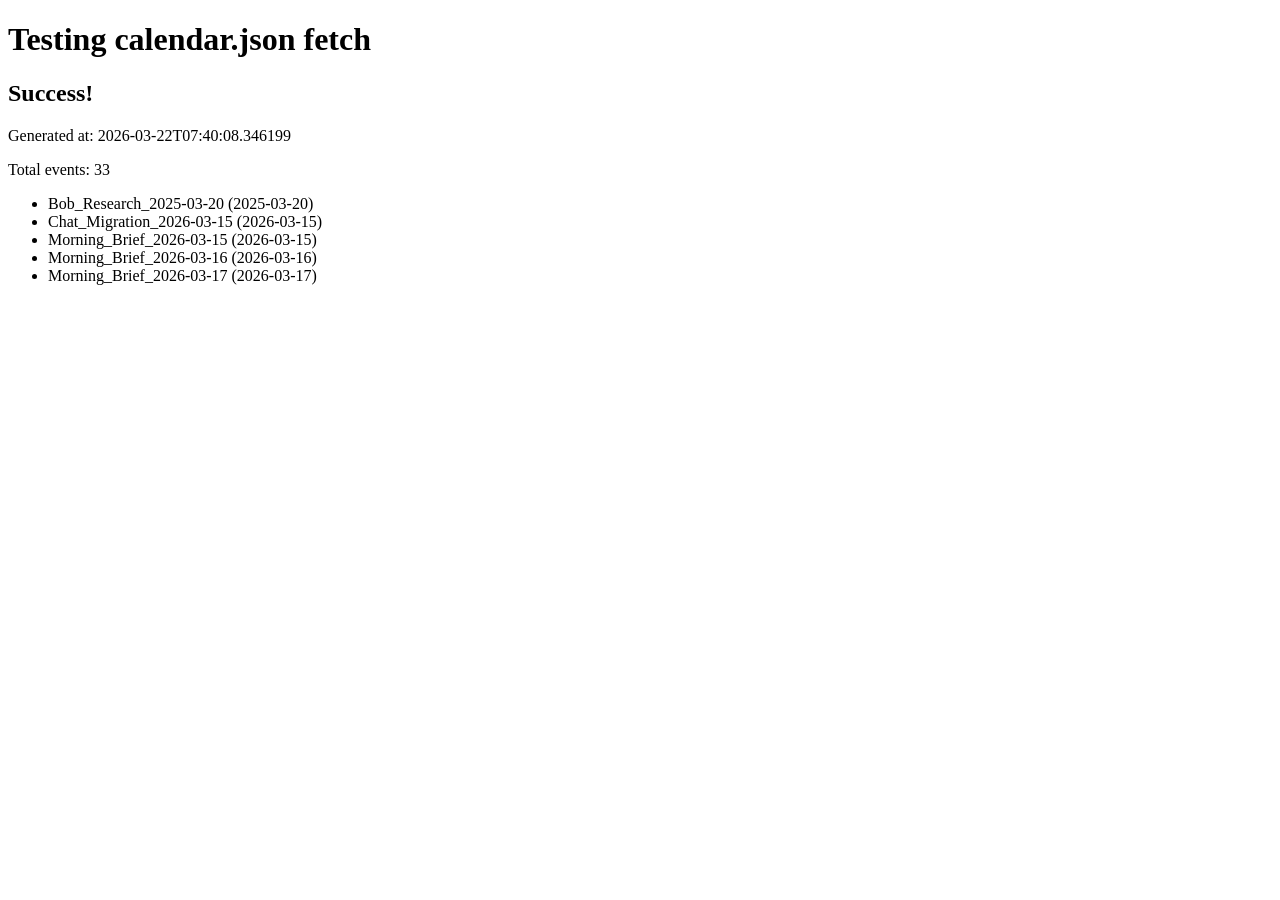
<file: test-calendar.html>
<!DOCTYPE html>
<html>
<head>
    <title>Test Calendar JSON</title>
</head>
<body>
    <h1>Testing calendar.json fetch</h1>
    <div id="output">Loading...</div>
    
    <script>
        async function testFetch() {
            try {
                const response = await fetch('calendar.json');
                if (!response.ok) {
                    document.getElementById('output').innerHTML = `Error: HTTP ${response.status}`;
                    return;
                }
                const data = await response.json();
                document.getElementById('output').innerHTML = `
                    <h2>Success!</h2>
                    <p>Generated at: ${data.generated_at}</p>
                    <p>Total events: ${data.counts.total}</p>
                    <ul>
                        ${data.events.slice(0, 5).map(event => `<li>${event.title} (${event.date})</li>`).join('')}
                    </ul>
                `;
            } catch (error) {
                document.getElementById('output').innerHTML = `Error: ${error.message}`;
            }
        }
        
        testFetch();
    </script>
</body>
</html>
</file>
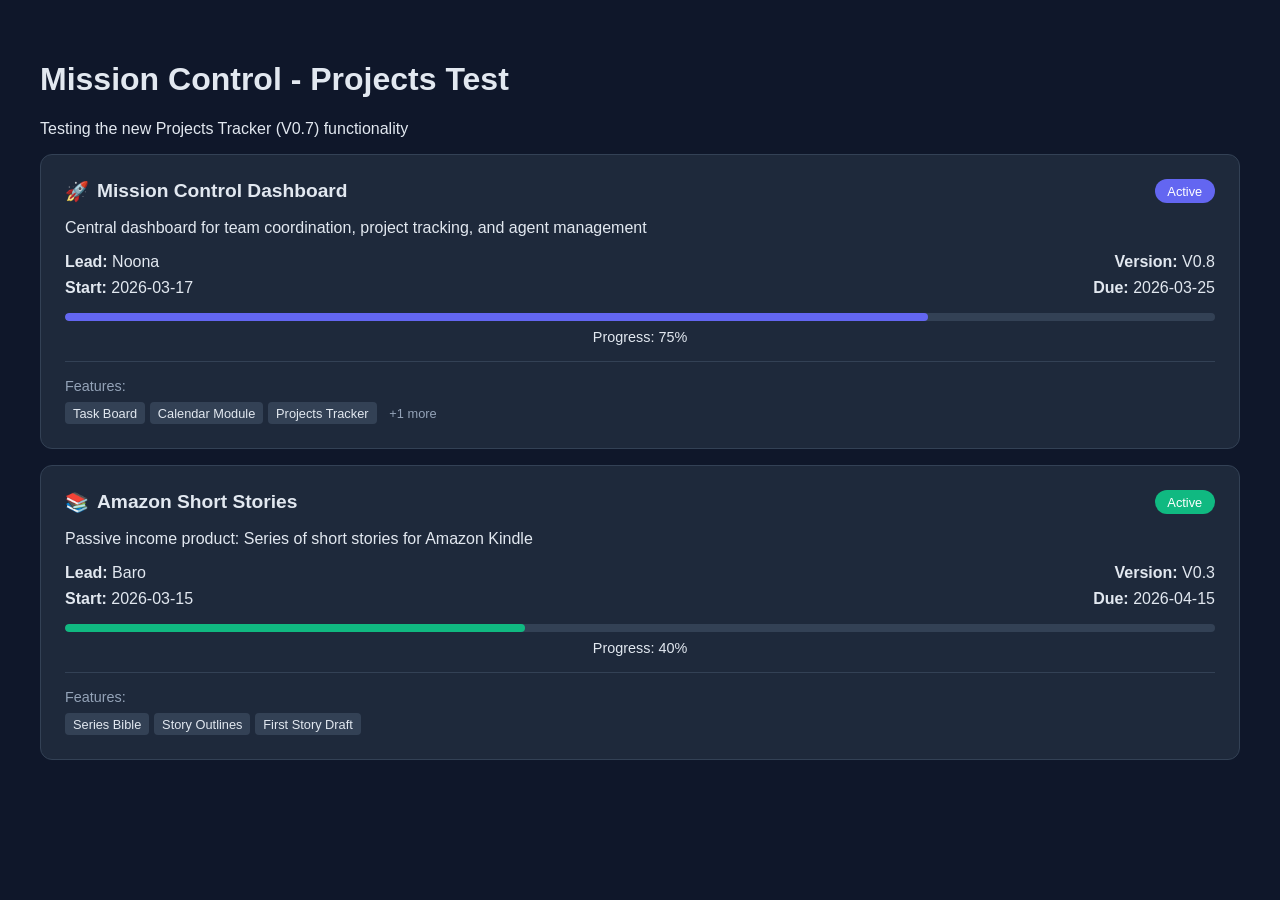
<file: test-projects.html>
<!DOCTYPE html>
<html lang="en">
<head>
    <meta charset="UTF-8">
    <meta name="viewport" content="width=device-width, initial-scale=1.0">
    <title>Mission Control - Projects Test</title>
    <style>
        body {
            font-family: -apple-system, BlinkMacSystemFont, 'Segoe UI', Roboto, sans-serif;
            background: #0f172a;
            color: #e2e8f0;
            padding: 2rem;
        }
        
        .project-card {
            background: #1e293b;
            border-radius: 12px;
            padding: 1.5rem;
            margin-bottom: 1rem;
            border: 1px solid #334155;
        }
        
        .project-header {
            display: flex;
            justify-content: space-between;
            align-items: center;
            margin-bottom: 1rem;
        }
        
        .project-title {
            margin: 0;
            font-size: 1.2rem;
        }
        
        .project-status {
            padding: 0.3rem 0.8rem;
            border-radius: 20px;
            font-size: 0.8rem;
            font-weight: 500;
        }
        
        .status-active { background: #10b981; color: white; }
        .status-planned { background: #f59e0b; color: white; }
        .status-on-hold { background: #8b5cf6; color: white; }
        
        .progress-bar {
            height: 8px;
            background: #334155;
            border-radius: 4px;
            margin: 0.5rem 0;
            overflow: hidden;
        }
        
        .progress-fill {
            height: 100%;
            border-radius: 4px;
        }
    </style>
</head>
<body>
    <h1>Mission Control - Projects Test</h1>
    <p>Testing the new Projects Tracker (V0.7) functionality</p>
    
    <div id="projects-container"></div>
    
    <script>
        // Sample project data matching the new structure
        const projects = [
            {
                id: 'project-1',
                name: 'Mission Control Dashboard',
                description: 'Central dashboard for team coordination, project tracking, and agent management',
                status: 'active',
                progress: 75,
                version: 'V0.8',
                lead: 'Noona',
                startDate: '2026-03-17',
                dueDate: '2026-03-25',
                priority: 'high',
                color: '#6366f1',
                icon: '🚀',
                features: [
                    {name: 'Task Board', status: 'done', version: 'V0.5'},
                    {name: 'Calendar Module', status: 'in-progress', version: 'V0.6'},
                    {name: 'Projects Tracker', status: 'in-progress', version: 'V0.7'},
                    {name: 'Team Org Chart', status: 'done', version: 'V0.8'}
                ],
                lastUpdated: '2026-03-19T22:17:00+11:00'
            },
            {
                id: 'project-2',
                name: 'Amazon Short Stories',
                description: 'Passive income product: Series of short stories for Amazon Kindle',
                status: 'active',
                progress: 40,
                version: 'V0.3',
                lead: 'Baro',
                startDate: '2026-03-15',
                dueDate: '2026-04-15',
                priority: 'medium',
                color: '#10b981',
                icon: '📚',
                features: [
                    {name: 'Series Bible', status: 'done'},
                    {name: 'Story Outlines', status: 'in-progress'},
                    {name: 'First Story Draft', status: 'in-progress'}
                ],
                lastUpdated: '2026-03-18T15:30:00+11:00'
            }
        ];
        
        function renderProjects() {
            const container = document.getElementById('projects-container');
            
            container.innerHTML = projects.map(project => `
                <div class="project-card">
                    <div class="project-header">
                        <div style="display: flex; align-items: center; gap: 0.5rem;">
                            <span style="font-size: 1.2rem;">${project.icon}</span>
                            <h3 class="project-title">${project.name}</h3>
                        </div>
                        <span class="project-status status-${project.status}" style="background: ${project.color}">
                            ${project.status.charAt(0).toUpperCase() + project.status.slice(1)}
                        </span>
                    </div>
                    <p>${project.description}</p>
                    
                    <div>
                        <div style="display: flex; justify-content: space-between; margin-bottom: 0.5rem;">
                            <span><strong>Lead:</strong> ${project.lead}</span>
                            <span><strong>Version:</strong> ${project.version}</span>
                        </div>
                        <div style="display: flex; justify-content: space-between; margin-bottom: 1rem;">
                            <span><strong>Start:</strong> ${project.startDate}</span>
                            <span><strong>Due:</strong> ${project.dueDate}</span>
                        </div>
                    </div>
                    
                    <div class="progress-bar">
                        <div class="progress-fill" style="width: ${project.progress}%; background: ${project.color}"></div>
                    </div>
                    <div style="text-align: center; font-size: 0.9rem; margin-top: 0.3rem;">
                        Progress: ${project.progress}%
                    </div>
                    
                    ${project.features && project.features.length > 0 ? `
                    <div style="margin-top: 1rem; padding-top: 1rem; border-top: 1px solid #334155;">
                        <div style="font-size: 0.9rem; color: #94a3b8; margin-bottom: 0.5rem;">Features:</div>
                        <div style="display: flex; flex-wrap: wrap; gap: 0.3rem;">
                            ${project.features.slice(0, 3).map(feature => `
                                <span style="font-size: 0.8rem; padding: 0.2rem 0.5rem; background: #334155; border-radius: 4px;">
                                    ${feature.name}
                                </span>
                            `).join('')}
                            ${project.features.length > 3 ? `<span style="font-size: 0.8rem; padding: 0.2rem 0.5rem; color: #94a3b8;">+${project.features.length - 3} more</span>` : ''}
                        </div>
                    </div>
                    ` : ''}
                </div>
            `).join('');
        }
        
        // Render on load
        renderProjects();
    </script>
</body>
</html>
</file>
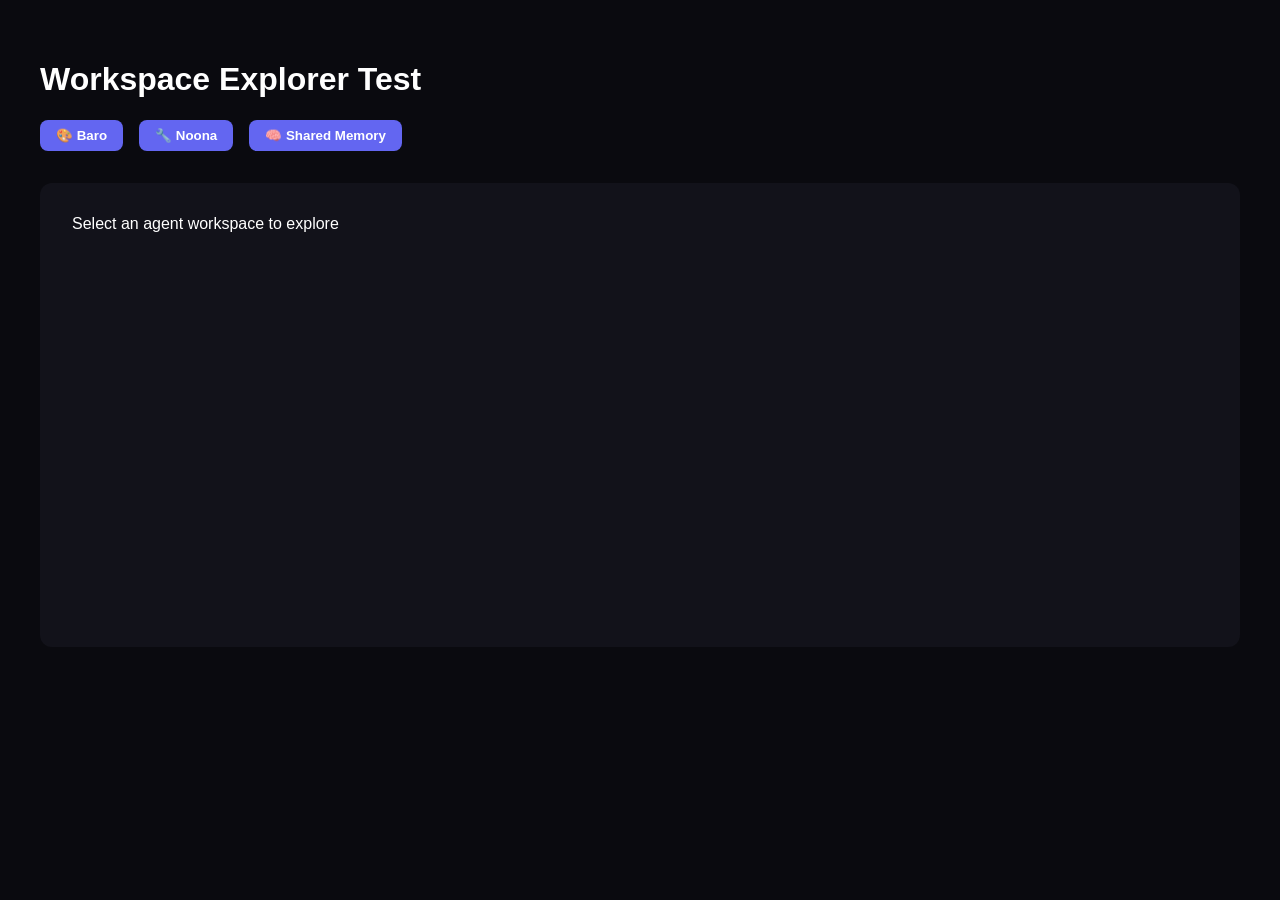
<file: test-workspace.html>
<!DOCTYPE html>
<html lang="en">
<head>
    <meta charset="UTF-8">
    <meta name="viewport" content="width=device-width, initial-scale=1.0">
    <title>Workspace Explorer Test</title>
    <style>
        body {
            font-family: sans-serif;
            background: #0a0a0f;
            color: white;
            padding: 2rem;
        }
        .workspace-container {
            display: flex;
            gap: 1rem;
            margin-bottom: 2rem;
        }
        .workspace-tab {
            padding: 0.5rem 1rem;
            border: none;
            border-radius: 8px;
            cursor: pointer;
            font-weight: bold;
            background: #6366f1;
            color: white;
        }
        #workspace-content {
            background: #12121a;
            border-radius: 12px;
            padding: 2rem;
            min-height: 400px;
        }
    </style>
</head>
<body>
    <h1>Workspace Explorer Test</h1>
    
    <div class="workspace-container">
        <button class="workspace-tab" onclick="showWorkspace('Baro')">🎨 Baro</button>
        <button class="workspace-tab" onclick="showWorkspace('noona')">🔧 Noona</button>
        <button class="workspace-tab" onclick="showWorkspace('_Shared_Memory')">🧠 Shared Memory</button>
    </div>
    
    <div id="workspace-content">
        Select an agent workspace to explore
    </div>
    
    <div id="workspace-stats" style="margin-top: 1rem; color: #94a3b8;"></div>
    
    <script>
        let workspaceData = null;
        
        async function loadWorkspaceData() {
            try {
                const response = await fetch('workspaces.json');
                workspaceData = await response.json();
                console.log('Workspace data loaded');
            } catch (error) {
                console.error('Error loading workspace data:', error);
                workspaceData = { workspaces: {} };
            }
        }
        
        function showWorkspace(agentName) {
            if (!workspaceData) {
                alert('Data not loaded');
                return;
            }
            
            const workspace = workspaceData.workspaces[agentName];
            if (!workspace) {
                document.getElementById('workspace-content').innerHTML = `Workspace not found: ${agentName}`;
                return;
            }
            
            let html = `<h2>${agentName} Workspace</h2>`;
            html += `<p>${workspace.file_count} files</p>`;
            
            if (workspace.contents && workspace.contents.length > 0) {
                html += '<ul>';
                workspace.contents.forEach(file => {
                    html += `<li>${file.name} (${file.type})</li>`;
                });
                html += '</ul>';
            }
            
            document.getElementById('workspace-content').innerHTML = html;
            document.getElementById('workspace-stats').textContent = 
                `Showing ${workspace.contents.length} files from ${agentName}`;
        }
        
        // Load data on page load
        loadWorkspaceData();
    </script>
</body>
</html>
</file>
<file: styles.css>
* {
    margin: 0;
    padding: 0;
    box-sizing: border-box;
}

:root {
    --bg-dark: #0a0a0f;
    --bg-card: #12121a;
    --bg-hover: #1a1a25;
    --accent: #6366f1;
    --accent-glow: rgba(99, 102, 241, 0.3);
    --text-primary: #f1f5f9;
    --text-secondary: #94a3b8;
    --success: #10b981;
    --warning: #f59e0b;
    --danger: #ef4444;
    --border: #1e293b;
}

body {
    font-family: 'Segoe UI', system-ui, -apple-system, sans-serif;
    background: var(--bg-dark);
    color: var(--text-primary);
    min-height: 100vh;
    line-height: 1.6;
}

.container {
    max-width: 1600px;
    margin: 0 auto;
    padding: 1.5rem;
}

header {
    display: flex;
    justify-content: space-between;
    align-items: center;
    margin-bottom: 1.5rem;
    padding-bottom: 1rem;
    border-bottom: 1px solid var(--border);
}

.logo {
    display: flex;
    align-items: center;
    gap: 0.75rem;
}

.logo-icon {
    width: 40px;
    height: 40px;
    background: linear-gradient(135deg, var(--accent), #8b5cf6);
    border-radius: 10px;
    display: flex;
    align-items: center;
    justify-content: center;
    font-size: 1.25rem;
}

.logo h1 {
    font-size: 1.25rem;
    font-weight: 700;
}

.logo span {
    color: var(--accent);
}

.nav-tabs {
    display: flex;
    gap: 0.5rem;
}

.nav-tab {
    background: transparent;
    border: 1px solid var(--border);
    color: var(--text-secondary);
    padding: 0.5rem 1rem;
    border-radius: 8px;
    cursor: pointer;
    font-size: 0.875rem;
    transition: all 0.2s;
}

.nav-tab:hover, .nav-tab.active {
    background: var(--accent);
    border-color: var(--accent);
    color: white;
}

.status-bar {
    display: flex;
    gap: 1rem;
    align-items: center;
    font-size: 0.75rem;
    color: var(--text-secondary);
}

.status-dot {
    width: 8px;
    height: 8px;
    border-radius: 50%;
    background: var(--success);
    animation: pulse 2s infinite;
}

@keyframes pulse {
    0%, 100% { opacity: 1; }
    50% { opacity: 0.5; }
}

/* Task Board Styles */
.taskboard {
    display: grid;
    grid-template-columns: 280px 1fr 320px;
    gap: 1rem;
    height: calc(100vh - 140px);
}

.activity-feed {
    background: var(--bg-card);
    border: 1px solid var(--border);
    border-radius: 12px;
    padding: 1rem;
    overflow-y: auto;
}

.activity-feed h3 {
    font-size: 0.875rem;
    margin-bottom: 1rem;
    display: flex;
    align-items: center;
    gap: 0.5rem;
}

.activity-item {
    padding: 0.75rem;
    background: var(--bg-hover);
    border-radius: 8px;
    margin-bottom: 0.5rem;
    font-size: 0.8125rem;
}

.activity-time {
    color: var(--accent);
    font-size: 0.75rem;
}

.activity-agent {
    color: var(--text-secondary);
    font-size: 0.75rem;
}

.kanban-board {
    display: grid;
    grid-template-columns: repeat(4, 1fr);
    gap: 0.75rem;
    overflow-x: auto;
}

.kanban-column {
    background: var(--bg-card);
    border: 1px solid var(--border);
    border-radius: 12px;
    padding: 0.75rem;
    min-width: 220px;
}

.kanban-header {
    display: flex;
    justify-content: space-between;
    align-items: center;
    margin-bottom: 0.75rem;
    padding-bottom: 0.5rem;
    border-bottom: 1px solid var(--border);
}

.kanban-title {
    font-size: 0.875rem;
    font-weight: 600;
    display: flex;
    align-items: center;
    gap: 0.5rem;
}

.kanban-count {
    background: var(--bg-hover);
    padding: 0.125rem 0.5rem;
    border-radius: 12px;
    font-size: 0.75rem;
    color: var(--text-secondary);
}

.task-card {
    background: var(--bg-hover);
    border-radius: 8px;
    padding: 0.75rem;
    margin-bottom: 0.5rem;
    cursor: grab;
    transition: all 0.2s;
    border-left: 3px solid var(--accent);
}

.task-card:hover {
    transform: translateX(2px);
    box-shadow: 0 2px 8px rgba(0,0,0,0.3);
}

.task-card.dragging {
    opacity: 0.5;
}

.task-title {
    font-size: 0.8125rem;
    margin-bottom: 0.5rem;
}

.task-meta {
    display: flex;
    justify-content: space-between;
    align-items: center;
}

.task-assignee {
    display: flex;
    align-items: center;
    gap: 0.25rem;
    font-size: 0.75rem;
    color: var(--text-secondary);
}

.assignee-avatar {
    width: 20px;
    height: 20px;
    border-radius: 50%;
    background: linear-gradient(135deg, var(--accent), #8b5cf6);
    display: flex;
    align-items: center;
    justify-content: center;
    font-size: 0.625rem;
    font-weight: 600;
}

.task-priority {
    font-size: 0.625rem;
    padding: 0.125rem 0.375rem;
    border-radius: 4px;
    text-transform: uppercase;
}

.priority-high { background: rgba(239, 68, 68, 0.2); color: var(--danger); }
.priority-medium { background: rgba(245, 158, 11, 0.2); color: var(--warning); }
.priority-low { background: rgba(16, 185, 129, 0.2); color: var(--success); }

.new-task-btn {
    width: 100%;
    padding: 0.5rem;
    background: transparent;
    border: 1px dashed var(--border);
    color: var(--text-secondary);
    border-radius: 6px;
    cursor: pointer;
    font-size: 0.75rem;
    transition: all 0.2s;
}

.new-task-btn:hover {
    border-color: var(--accent);
    color: var(--accent);
}

/* Backlog filter buttons */
.filter-btn {
    padding: 0.3rem 0.8rem;
    background: var(--bg-hover);
    border: 1px solid var(--border-color);
    color: var(--text-secondary);
    border-radius: 6px;
    cursor: pointer;
    font-size: 0.8rem;
    transition: all 0.2s;
}

.filter-btn:hover {
    background: var(--accent-color);
    color: white;
    border-color: var(--accent-color);
}

.filter-btn.active {
    background: var(--accent-color);
    color: white;
    border-color: var(--accent-color);
}

.quick-panel {
    background: var(--bg-card);
    border: 1px solid var(--border);
    border-radius: 12px;
    padding: 1rem;
}

.quick-panel h3 {
    font-size: 0.875rem;
    margin-bottom: 1rem;
}

.quick-actions {
    display: flex;
    flex-direction: column;
    gap: 0.5rem;
}

.quick-action-btn {
    padding: 0.75rem;
    background: var(--bg-hover);
    border: 1px solid var(--border);
    color: var(--text-primary);
    border-radius: 8px;
    cursor: pointer;
    font-size: 0.8125rem;
    text-align: left;
    transition: all 0.2s;
    display: flex;
    align-items: center;
    gap: 0.5rem;
}

.quick-action-btn:hover {
    background: var(--accent);
    border-color: var(--accent);
}

.version-badge {
    position: fixed;
    bottom: 1rem;
    right: 1rem;
    background: var(--bg-card);
    border: 1px solid var(--border);
    padding: 0.5rem 1rem;
    border-radius: 20px;
    font-size: 0.75rem;
    color: var(--text-secondary);
}

.version-badge span {
    color: var(--accent);
}

@media (max-width: 1200px) {
    .taskboard {
        grid-template-columns: 1fr;
        height: auto;
    }
    
    .activity-feed, .quick-panel {
        display: none;
    }
}

/* Calendar CSS */
.calendar-container {
    background: var(--bg-card);
    border-radius: 16px;
    padding: 2rem;
    margin-bottom: 2rem;
}

.calendar-header {
    display: flex;
    justify-content: space-between;
    align-items: center;
    margin-bottom: 1.5rem;
}

.calendar-nav {
    background: var(--bg-surface);
    border: 1px solid var(--border-color);
    color: var(--text-primary);
    padding: 0.5rem 1rem;
    border-radius: 8px;
    cursor: pointer;
    font-weight: bold;
}

.calendar-nav:hover {
    background: var(--bg-hover);
}

#current-month {
    font-size: 1.5rem;
    font-weight: 600;
    margin: 0;
}

.calendar-weekdays {
    display: grid;
    grid-template-columns: repeat(7, 1fr);
    gap: 4px;
    margin-bottom: 8px;
    text-align: center;
    font-weight: 600;
    color: var(--text-secondary);
}

.calendar-grid {
    display: grid;
    grid-template-columns: repeat(7, 1fr);
    gap: 4px;
}

.calendar-day {
    background: var(--bg-surface);
    border: 1px solid var(--border-color);
    border-radius: 8px;
    min-height: 100px;
    padding: 8px;
    position: relative;
    cursor: pointer;
}

.calendar-day:hover {
    background: var(--bg-hover);
}

.calendar-day.empty {
    background: transparent;
    border-color: transparent;
    cursor: default;
}

.calendar-day.empty:hover {
    background: transparent;
}

.calendar-day.today {
    border-color: var(--accent-color);
    border-width: 2px;
}

.calendar-day-number {
    font-weight: 600;
    margin-bottom: 4px;
    color: var(--text-primary);
}

.calendar-day-events {
    display: flex;
    flex-direction: column;
    gap: 4px;
    margin-top: 4px;
}

.calendar-event {
    font-size: 0.75rem;
    padding: 2px 6px;
    border-radius: 4px;
    overflow: hidden;
    text-overflow: ellipsis;
    white-space: nowrap;
    color: white;
}

.calendar-legend {
    display: flex;
    gap: 1.5rem;
    margin-top: 2rem;
    padding-top: 1.5rem;
    border-top: 1px solid var(--border-color);
}

.legend-item {
    display: flex;
    align-items: center;
    gap: 0.5rem;
}

.legend-color {
    width: 16px;
    height: 16px;
    border-radius: 4px;
}

.calendar-events {
    margin-top: 2rem;
    padding: 1.5rem;
    background: var(--bg-surface);
    border-radius: 12px;
    border: 1px solid var(--border-color);
}

#events-list {
    margin-top: 1rem;
    display: flex;
    flex-direction: column;
    gap: 0.75rem;
}

.event-item {
    padding: 0.75rem;
    background: var(--bg-card);
    border-radius: 8px;
    border-left: 4px solid;
}

.event-title {
    font-weight: 600;
    margin-bottom: 0.25rem;
}

.event-meta {
    font-size: 0.875rem;
    color: var(--text-secondary);
}

/* Projects Module Styles */
.projects-container {
    padding: 2rem;
}

.projects-header {
    display: flex;
    justify-content: space-between;
    align-items: center;
    margin-bottom: 2rem;
}

.projects-filters {
    display: flex;
    gap: 0.5rem;
}

.filter-btn {
    padding: 0.5rem 1rem;
    border: 1px solid var(--border);
    background: var(--card-bg);
    color: var(--text-secondary);
    border-radius: 20px;
    cursor: pointer;
    font-size: 0.9rem;
    transition: all 0.2s;
}

.filter-btn:hover {
    border-color: var(--accent);
    color: var(--accent);
}

.filter-btn.active {
    background: var(--accent);
    color: white;
    border-color: var(--accent);
}

.projects-grid {
    display: grid;
    grid-template-columns: repeat(auto-fill, minmax(300px, 1fr));
    gap: 1.5rem;
    margin-bottom: 2rem;
}

.project-card {
    background: var(--card-bg);
    border: 1px solid var(--border);
    border-radius: 12px;
    padding: 1.5rem;
    transition: transform 0.2s, border-color 0.2s;
}

.project-card:hover {
    transform: translateY(-2px);
    border-color: var(--accent);
}

.project-header {
    display: flex;
    justify-content: space-between;
    align-items: flex-start;
    margin-bottom: 1rem;
}

.project-title {
    font-size: 1.2rem;
    font-weight: 600;
    color: var(--text-primary);
    margin: 0;
}

.project-status {
    padding: 0.25rem 0.75rem;
    border-radius: 20px;
    font-size: 0.8rem;
    font-weight: 500;
}

.status-planning {
    background: rgba(255, 193, 7, 0.1);
    color: #ffc107;
    border: 1px solid rgba(255, 193, 7, 0.3);
}

.status-active {
    background: rgba(25, 135, 84, 0.1);
    color: #198754;
    border: 1px solid rgba(25, 135, 84, 0.3);
}

.status-completed {
    background: rgba(108, 117, 125, 0.1);
    color: #6c757d;
    border: 1px solid rgba(108, 117, 125, 0.3);
}

.project-description {
    color: var(--text-secondary);
    font-size: 0.95rem;
    line-height: 1.5;
    margin-bottom: 1.5rem;
}

.project-progress {
    margin-bottom: 1rem;
}

.progress-label {
    display: flex;
    justify-content: space-between;
    margin-bottom: 0.5rem;
    font-size: 0.9rem;
    color: var(--text-secondary);
}

.progress-bar {
    height: 8px;
    background: var(--border);
    border-radius: 4px;
    overflow: hidden;
}

.progress-fill {
    height: 100%;
    background: var(--accent);
    border-radius: 4px;
    transition: width 0.3s ease;
}

.project-meta {
    display: flex;
    justify-content: space-between;
    font-size: 0.85rem;
    color: var(--text-secondary);
    border-top: 1px solid var(--border);
    padding-top: 1rem;
}

.loading-projects {
    grid-column: 1 / -1;
    text-align: center;
    padding: 3rem;
    color: var(--text-secondary);
}

.spinner {
    width: 40px;
    height: 40px;
    border: 3px solid var(--border);
    border-top-color: var(--accent);
    border-radius: 50%;
    animation: spin 1s linear infinite;
    margin: 0 auto 1rem;
}

@keyframes spin {
    to { transform: rotate(360deg); }
}

.projects-stats {
    display: grid;
    grid-template-columns: repeat(3, 1fr);
    gap: 1rem;
    margin-top: 2rem;
}

.stat-card {
    background: var(--card-bg);
    border: 1px solid var(--border);
    border-radius: 12px;
    padding: 1.5rem;
    text-align: center;
}

.stat-value {
    font-size: 2rem;
    font-weight: 700;
    color: var(--accent);
    margin-bottom: 0.5rem;
}

.stat-label {
    color: var(--text-secondary);
    font-size: 0.9rem;
}

/* Responsive Design */
@media (max-width: 1200px) {
    .container {
        padding: 1rem;
    }
    
    .hero-stats {
        grid-template-columns: repeat(2, 1fr);
    }
    
    .tab-content > div {
        padding: 1rem;
    }
}

@media (max-width: 768px) {
    header {
        flex-direction: column;
        align-items: flex-start;
        gap: 1rem;
    }
    
    .hero-stats {
        grid-template-columns: 1fr;
    }
    
    .nav-tabs {
        flex-wrap: wrap;
    }
    
    .nav-tab {
        flex: 1 0 calc(50% - 0.5rem);
        min-width: 0;
        font-size: 0.9rem;
        padding: 0.75rem 0.5rem;
    }
    
    .workspace-tab {
        flex: 1 0 100%;
        margin-bottom: 0.5rem;
    }
    
    /* File grid adjustments */
    .file-grid {
        grid-template-columns: repeat(auto-fill, minmax(150px, 1fr));
    }
    
    /* Progress grid adjustments */
    .progress-grid,
    .team-stats-grid {
        grid-template-columns: repeat(auto-fit, minmax(200px, 1fr));
        gap: 1rem;
    }
    
    /* Search bar adjustments */
    #workspace-search {
        font-size: 0.85rem;
        padding-left: 2rem;
    }
    
    /* Modal adjustments */
    #file-preview-modal > div {
        width: 95%;
        max-height: 85vh;
    }
    
    /* Stats adjustments */
    .stat-value {
        font-size: 1.5rem;
    }
}

@media (max-width: 480px) {
    .container {
        padding: 0.75rem;
    }
    
    .nav-tab {
        flex: 1 0 100%;
        font-size: 0.85rem;
        padding: 0.6rem 0.5rem;
        min-height: 44px; /* Better touch target */
    }
    
    .file-grid {
        grid-template-columns: 1fr;
    }
    
    /* Workspace explorer search/filter */
    #workspace-search,
    #workspace-filter-type,
    #workspace-search + button {
        width: 100%;
        margin-bottom: 0.5rem;
        min-height: 44px; /* Better touch target */
    }
    
    /* File preview modal */
    #preview-content {
        padding: 1rem;
    }
    
    /* Hide some decorative elements on mobile */
    .hero-stats > div::before {
        display: none;
    }
    
    /* Better mobile file preview modal */
    #file-preview-modal > div {
        width: 100%;
        height: 100%;
        max-height: 100vh;
        border-radius: 0;
        margin: 0;
    }
    
    /* File item touch targets */
    .file-item {
        min-height: 80px;
        display: flex;
        flex-direction: column;
        justify-content: center;
        align-items: center;
        padding: 0.75rem;
    }
    
    /* Workspace buttons better on mobile */
    .workspace-tab {
        min-height: 44px;
        display: flex;
        align-items: center;
        justify-content: center;
    }
    
    /* File info grid on mobile */
    #preview-content > div > div:first-child > div:first-child {
        grid-template-columns: 1fr;
        gap: 0.5rem;
    }
    
    /* Better button sizing on mobile */
    button {
        min-height: 36px;
        min-width: 44px;
        padding: 0.5rem 0.75rem;
    }
    
    /* Workspace explorer header */
    .workspace-header {
        flex-direction: column;
        gap: 0.75rem;
        align-items: stretch;
    }
    
    .workspace-header > div:first-child {
        width: 100%;
    }
    
    .workspace-header > div:last-child {
        width: 100%;
        display: flex;
        gap: 0.5rem;
    }
    
    /* File type filter buttons */
    .file-type-filter {
        flex-wrap: wrap;
    }
    
    .file-type-filter button {
        flex: 1 0 calc(33.333% - 0.33rem);
        font-size: 0.75rem;
        padding: 0.4rem 0.25rem;
    }
    
    /* Modal header and footer */
    #file-preview-modal > div > div:first-child {
        padding: 1rem;
    }
    
    #file-preview-modal > div > div:last-child {
        padding: 0.75rem;
        font-size: 0.7rem;
    }
}

/* Animations */
@keyframes spin {
    0% { transform: rotate(0deg); }
    100% { transform: rotate(360deg); }
}

@keyframes fadeIn {
    from { opacity: 0; transform: translateY(10px); }
    to { opacity: 1; transform: translateY(0); }
}

.fade-in {
    animation: fadeIn 0.3s ease-out;
}

/* Office Visualization */
.office-floor {
    background: var(--card-bg);
    border-radius: 12px;
    padding: 1.5rem;
    border: 1px solid var(--border-color);
    margin-bottom: 1.5rem;
}
.office-floor-label {
    font-size: 0.7rem;
    font-weight: 700;
    letter-spacing: 0.1em;
    text-transform: uppercase;
    color: var(--text-secondary);
    margin-bottom: 1rem;
    display: flex;
    align-items: center;
    gap: 0.5rem;
}
.office-floor-label::after {
    content: '';
    flex: 1;
    height: 1px;
    background: var(--border-color);
}
.office-desks {
    display: grid;
    grid-template-columns: repeat(auto-fill, minmax(220px, 1fr));
    gap: 1rem;
}
.office-desk {
    border-radius: 10px;
    padding: 1.25rem;
    border: 2px solid;
    background: rgba(0,0,0,0.2);
    cursor: default;
    transition: transform 0.15s, box-shadow 0.15s;
    position: relative;
    overflow: hidden;
}
.office-desk:hover {
    transform: translateY(-2px);
    box-shadow: 0 8px 24px rgba(0,0,0,0.3);
}
.office-desk::before {
    content: '';
    position: absolute;
    top: 0; left: 0; right: 0;
    height: 3px;
    background: currentColor;
    opacity: 0.6;
}
.office-desk-avatar {
    font-size: 2.5rem;
    margin-bottom: 0.75rem;
    line-height: 1;
}
.office-desk-header {
    display: flex;
    align-items: flex-start;
    justify-content: space-between;
    margin-bottom: 0.5rem;
}
.office-desk-name {
    font-weight: 700;
    font-size: 1rem;
}
.office-desk-role {
    font-size: 0.75rem;
    color: var(--text-secondary);
    margin-bottom: 0.75rem;
    line-height: 1.3;
}
.office-status-badge {
    display: flex;
    align-items: center;
    gap: 0.35rem;
    font-size: 0.72rem;
    padding: 0.25rem 0.5rem;
    border-radius: 12px;
    background: rgba(0,0,0,0.3);
    width: fit-content;
    margin-bottom: 0.75rem;
}
.office-status-badge .dot {
    width: 7px;
    height: 7px;
    border-radius: 50%;
    flex-shrink: 0;
}
.dot-online  { background: #10b981; animation: pulse 2s infinite; }
.dot-away    { background: #f59e0b; }
.dot-idle    { background: #94a3b8; }
.dot-offline { background: #ef4444; }
.office-activity {
    font-size: 0.78rem;
    color: var(--text-secondary);
    line-height: 1.4;
    margin-bottom: 0.85rem;
    min-height: 2.2em;
}
.office-skills {
    display: flex;
    flex-wrap: wrap;
    gap: 0.3rem;
    margin-bottom: 0.85rem;
}
.office-skill-tag {
    font-size: 0.65rem;
    padding: 0.15rem 0.45rem;
    border-radius: 4px;
    background: rgba(255,255,255,0.07);
    border: 1px solid rgba(255,255,255,0.1);
    color: var(--text-secondary);
}
.office-actions {
    display: flex;
    gap: 0.4rem;
}
.office-action-btn {
    flex: 1;
    padding: 0.35rem 0.5rem;
    font-size: 0.72rem;
    border: 1px solid var(--border-color);
    border-radius: 6px;
    background: rgba(0,0,0,0.3);
    color: var(--text-color);
    cursor: pointer;
    transition: background 0.15s;
    text-align: center;
}
.office-action-btn:hover {
    background: rgba(99,102,241,0.2);
    border-color: var(--accent-color);
}

/* =====================
   Skeleton Loading States
   ===================== */
.skeleton {
    background: linear-gradient(90deg,
        var(--bg-card) 25%,
        rgba(255,255,255,0.06) 50%,
        var(--bg-card) 75%);
    background-size: 200% 100%;
    animation: skeleton-shimmer 1.5s infinite;
    border-radius: 6px;
    color: transparent !important;
    pointer-events: none;
    user-select: none;
}
.skeleton * { visibility: hidden; }

@keyframes skeleton-shimmer {
    0%   { background-position: 200% 0; }
    100% { background-position: -200% 0; }
}

.skeleton-line {
    height: 0.9rem;
    border-radius: 4px;
    margin-bottom: 0.5rem;
    background: linear-gradient(90deg,
        rgba(255,255,255,0.06) 25%,
        rgba(255,255,255,0.12) 50%,
        rgba(255,255,255,0.06) 75%);
    background-size: 200% 100%;
    animation: skeleton-shimmer 1.5s infinite;
}
.skeleton-line.short  { width: 40%; }
.skeleton-line.medium { width: 65%; }
.skeleton-line.long   { width: 90%; }
.skeleton-line.full   { width: 100%; }
.skeleton-line.title  { height: 1.3rem; width: 55%; margin-bottom: 0.75rem; }

.skeleton-card {
    background: var(--bg-card);
    border: 1px solid var(--border-color);
    border-radius: 12px;
    padding: 1.25rem;
    margin-bottom: 0.75rem;
}

.skeleton-avatar {
    width: 2.5rem;
    height: 2.5rem;
    border-radius: 50%;
    background: linear-gradient(90deg,
        rgba(255,255,255,0.06) 25%,
        rgba(255,255,255,0.12) 50%,
        rgba(255,255,255,0.06) 75%);
    background-size: 200% 100%;
    animation: skeleton-shimmer 1.5s infinite;
    flex-shrink: 0;
}

/* Last-updated status pill */
.refresh-status {
    display: inline-flex;
    align-items: center;
    gap: 0.4rem;
    font-size: 0.72rem;
    color: var(--text-secondary);
    padding: 0.2rem 0.6rem;
    border-radius: 20px;
    border: 1px solid var(--border-color);
    background: var(--bg-card);
    cursor: pointer;
    transition: all 0.2s;
    white-space: nowrap;
}
.refresh-status:hover {
    border-color: var(--accent-color);
    color: var(--accent-color);
}
.refresh-status.refreshing .refresh-icon {
    animation: spin 0.8s linear infinite;
}
.refresh-status .refresh-dot {
    width: 6px;
    height: 6px;
    border-radius: 50%;
    background: var(--success-color, #22c55e);
    flex-shrink: 0;
}
.refresh-status .refresh-dot.stale {
    background: #f59e0b;
}
@keyframes spin {
    from { transform: rotate(0deg); }
    to   { transform: rotate(360deg); }
}

/* Nav tab notification dots */
.nav-tab {
    position: relative;
}
.nav-tab .notif-dot {
    display: none;
    position: absolute;
    top: 4px;
    right: 4px;
    width: 7px;
    height: 7px;
    border-radius: 50%;
    background: #ef4444;
    animation: pulse 2s infinite;
}
.nav-tab.has-notif .notif-dot {
    display: block;
}

/* Up Next panel items */
.up-next-item {
    display: flex;
    gap: 0.6rem;
    padding: 0.6rem 0;
    border-bottom: 1px solid rgba(255,255,255,0.05);
    align-items: flex-start;
}
.up-next-item:last-child { border-bottom: none; }
.up-next-agent-pill {
    font-size: 0.65rem;
    font-weight: 700;
    padding: 0.15rem 0.45rem;
    border-radius: 10px;
    white-space: nowrap;
    flex-shrink: 0;
    margin-top: 0.1rem;
}
.up-next-blocker {
    background: rgba(239,68,68,0.15);
    border-left: 3px solid #ef4444;
    border-radius: 4px;
    padding: 0.4rem 0.6rem;
    margin-top: 0.4rem;
    font-size: 0.72rem;
    color: #fca5a5;
}

/* Print styles */
@media print {
    .nav-tabs,
    .workspace-tab,
    #workspace-search,
    #workspace-filter-type,
    button {
        display: none !important;
    }
    
    body {
        background: white;
        color: black;
    }
    
    .container {
        max-width: 100%;
        padding: 0;
    }
}

/* V1.3 Analytics & Reporting Styles */
.analytics-container {
    padding: 1rem 0;
    max-width: 1400px;
    margin: 0 auto;
}

.analytics-header {
    display: flex;
    justify-content: space-between;
    align-items: center;
    margin-bottom: 1.5rem;
    padding-bottom: 1rem;
    border-bottom: 1px solid var(--border);
}

.analytics-header h2 {
    font-size: 1.5rem;
    display: flex;
    align-items: center;
    gap: 0.5rem;
}

.analytics-timeframe {
    display: flex;
    gap: 0.5rem;
}

.timeframe-btn {
    background: var(--bg-card);
    border: 1px solid var(--border);
    color: var(--text-secondary);
    padding: 0.5rem 1rem;
    border-radius: 6px;
    cursor: pointer;
    font-size: 0.875rem;
    transition: all 0.2s;
}

.timeframe-btn:hover, .timeframe-btn.active {
    background: var(--accent);
    border-color: var(--accent);
    color: white;
}

.export-btn {
    background: var(--success);
    border: none;
    color: white;
    padding: 0.5rem 1rem;
    border-radius: 6px;
    cursor: pointer;
    font-size: 0.875rem;
    margin-left: 0.5rem;
    transition: all 0.2s;
}

.export-btn:hover {
    background: #059669;
}

/* Metrics Grid */
.metrics-grid {
    display: grid;
    grid-template-columns: repeat(4, 1fr);
    gap: 1rem;
    margin-bottom: 1.5rem;
}

.metric-card {
    background: var(--bg-card);
    border: 1px solid var(--border);
    border-radius: 12px;
    padding: 1.25rem;
    display: flex;
    align-items: center;
    gap: 1rem;
    transition: all 0.2s;
}

.metric-card:hover {
    border-color: var(--accent);
    transform: translateY(-2px);
}

.metric-icon {
    width: 48px;
    height: 48px;
    background: var(--bg-hover);
    border-radius: 10px;
    display: flex;
    align-items: center;
    justify-content: center;
    font-size: 1.5rem;
}

.metric-content {
    flex: 1;
}

.metric-value {
    font-size: 1.75rem;
    font-weight: 700;
    color: var(--text-primary);
}

.metric-label {
    font-size: 0.875rem;
    color: var(--text-secondary);
    margin-bottom: 0.25rem;
}

.metric-change {
    font-size: 0.75rem;
    font-weight: 600;
}

.metric-change.positive {
    color: var(--success);
}

.metric-change.negative {
    color: var(--danger);
}

/* Analytics Charts */
.analytics-charts {
    display: grid;
    grid-template-columns: 2fr 1fr;
    gap: 1rem;
    margin-bottom: 1.5rem;
}

.chart-card {
    background: var(--bg-card);
    border: 1px solid var(--border);
    border-radius: 12px;
    padding: 1.25rem;
}

.chart-header {
    display: flex;
    justify-content: space-between;
    align-items: center;
    margin-bottom: 1rem;
}

.chart-header h3 {
    font-size: 1rem;
    display: flex;
    align-items: center;
    gap: 0.5rem;
}

.chart-legend {
    display: flex;
    gap: 1rem;
}

.legend-item {
    display: flex;
    align-items: center;
    gap: 0.25rem;
    font-size: 0.75rem;
    color: var(--text-secondary);
}

.legend-dot {
    width: 8px;
    height: 8px;
    border-radius: 50%;
}

.chart-container {
    height: 200px;
    background: var(--bg-hover);
    border-radius: 8px;
    display: flex;
    align-items: center;
    justify-content: center;
    margin-bottom: 1rem;
    position: relative;
    overflow: hidden;
}

.chart-container canvas {
    width: 100%;
    height: 100%;
}

.chart-stats {
    display: flex;
    justify-content: space-around;
    padding-top: 1rem;
    border-top: 1px solid var(--border);
}

.chart-stat {
    text-align: center;
}

.chart-stat .stat-value {
    font-size: 1.25rem;
    font-weight: 700;
    color: var(--accent);
}

.chart-stat .stat-label {
    font-size: 0.75rem;
    color: var(--text-secondary);
}

/* Workload Distribution */
.workload-bars {
    display: flex;
    flex-direction: column;
    gap: 1rem;
}

.workload-item {
    display: flex;
    flex-direction: column;
    gap: 0.5rem;
}

.workload-info {
    display: flex;
    justify-content: space-between;
    font-size: 0.875rem;
}

.workload-name {
    font-weight: 600;
}

.workload-count {
    color: var(--text-secondary);
}

.workload-bar-container {
    height: 8px;
    background: var(--bg-hover);
    border-radius: 4px;
    overflow: hidden;
}

.workload-bar {
    height: 100%;
    border-radius: 4px;
    transition: width 1s ease-out;
}

/* Analytics Sections */
.analytics-section {
    background: var(--bg-card);
    border: 1px solid var(--border);
    border-radius: 12px;
    padding: 1.25rem;
    margin-bottom: 1.5rem;
}

.analytics-section h3 {
    font-size: 1.1rem;
    margin-bottom: 1rem;
    display: flex;
    align-items: center;
    gap: 0.5rem;
}

/* Project Analytics */
.project-analytics-grid {
    display: grid;
    grid-template-columns: repeat(2, 1fr);
    gap: 1rem;
}

.project-analytics-card {
    background: var(--bg-hover);
    border-radius: 10px;
    padding: 1rem;
}

.project-header {
    display: flex;
    align-items: center;
    gap: 0.75rem;
    margin-bottom: 0.75rem;
}

.project-icon {
    font-size: 1.5rem;
}

.project-info {
    flex: 1;
}

.project-name {
    font-weight: 600;
    font-size: 0.95rem;
}

.project-meta {
    font-size: 0.75rem;
    color: var(--text-secondary);
}

.project-progress-bar {
    height: 6px;
    background: var(--bg-card);
    border-radius: 3px;
    overflow: hidden;
    margin-bottom: 0.75rem;
}

.progress-fill {
    height: 100%;
    border-radius: 3px;
    transition: width 1s ease-out;
}

.project-stats-row {
    display: flex;
    justify-content: space-around;
    padding: 0.75rem 0;
    border-top: 1px solid var(--border);
    border-bottom: 1px solid var(--border);
    margin-bottom: 0.75rem;
}

.project-stat {
    text-align: center;
}

.project-stat .stat-number {
    font-size: 1.1rem;
    font-weight: 700;
    color: var(--accent);
}

.project-stat .stat-desc {
    font-size: 0.7rem;
    color: var(--text-secondary);
}

.project-velocity {
    display: flex;
    align-items: center;
    gap: 0.5rem;
    font-size: 0.8rem;
}

.velocity-label {
    color: var(--text-secondary);
}

.velocity-value {
    font-weight: 600;
    color: var(--success);
}

.velocity-eta {
    margin-left: auto;
    color: var(--accent);
    font-weight: 500;
}

/* Time Tracking */
.time-tracking-grid {
    display: grid;
    grid-template-columns: 2fr 1fr;
    gap: 1rem;
}

.time-card {
    background: var(--bg-hover);
    border-radius: 10px;
    padding: 1rem;
}

.time-header {
    display: flex;
    justify-content: space-between;
    align-items: center;
    margin-bottom: 1rem;
}

.time-header h4 {
    font-size: 0.95rem;
}

.time-total {
    font-size: 0.8rem;
    color: var(--accent);
    font-weight: 600;
}

/* Heatmap */
.heatmap-container {
    display: flex;
    flex-direction: column;
    gap: 0.5rem;
}

.heatmap-grid {
    display: grid;
    grid-template-columns: repeat(14, 1fr);
    gap: 3px;
}

.heatmap-cell {
    aspect-ratio: 1;
    border-radius: 2px;
    background: var(--bg-card);
    transition: all 0.2s;
}

.heatmap-cell:hover {
    transform: scale(1.2);
}

.heatmap-legend {
    display: flex;
    align-items: center;
    justify-content: center;
    gap: 0.5rem;
    font-size: 0.75rem;
    color: var(--text-secondary);
    margin-top: 0.5rem;
}

.heatmap-scale {
    display: flex;
    gap: 2px;
}

.scale-cell {
    width: 12px;
    height: 12px;
    border-radius: 2px;
}

/* Category Breakdown */
.category-breakdown {
    display: flex;
    flex-direction: column;
    gap: 0.75rem;
}

.category-item {
    display: flex;
    justify-content: space-between;
    align-items: center;
    padding: 0.5rem;
    background: var(--bg-card);
    border-radius: 6px;
}

.category-info {
    display: flex;
    align-items: center;
    gap: 0.5rem;
}

.category-color {
    width: 12px;
    height: 12px;
    border-radius: 3px;
}

.category-name {
    font-size: 0.875rem;
}

.category-value {
    font-size: 0.8rem;
    color: var(--text-secondary);
    font-weight: 600;
}

/* Leaderboard */
.leaderboard-table {
    background: var(--bg-hover);
    border-radius: 10px;
    overflow: hidden;
}

.leaderboard-header {
    display: grid;
    grid-template-columns: 50px 2fr 80px 80px 100px 100px;
    padding: 0.75rem 1rem;
    background: var(--bg-card);
    font-size: 0.8rem;
    font-weight: 600;
    color: var(--text-secondary);
    border-bottom: 1px solid var(--border);
}

.leaderboard-body {
    display: flex;
    flex-direction: column;
}

.leaderboard-row {
    display: grid;
    grid-template-columns: 50px 2fr 80px 80px 100px 100px;
    padding: 0.75rem 1rem;
    align-items: center;
    border-bottom: 1px solid var(--border);
    transition: all 0.2s;
}

.leaderboard-row:hover {
    background: var(--bg-card);
}

.leaderboard-row.top-performer {
    background: rgba(99, 102, 241, 0.1);
}

.leaderboard-rank {
    font-size: 1.1rem;
    font-weight: 700;
}

.leaderboard-member {
    display: flex;
    align-items: center;
    gap: 0.75rem;
}

.member-avatar {
    width: 36px;
    height: 36px;
    border-radius: 50%;
    display: flex;
    align-items: center;
    justify-content: center;
    font-size: 1rem;
}

.member-info {
    display: flex;
    flex-direction: column;
}

.member-name {
    font-weight: 600;
    font-size: 0.9rem;
}

.member-role {
    font-size: 0.7rem;
    color: var(--text-secondary);
}

.leaderboard-metric {
    text-align: center;
    font-size: 0.875rem;
}

.efficiency-badge {
    padding: 0.25rem 0.5rem;
    border-radius: 12px;
    font-size: 0.75rem;
    font-weight: 600;
}

.efficiency-badge.high {
    background: rgba(16, 185, 129, 0.2);
    color: var(--success);
}

.efficiency-badge.medium {
    background: rgba(245, 158, 11, 0.2);
    color: var(--warning);
}

.streak-badge {
    font-size: 0.75rem;
    color: var(--accent);
}

/* Insights */
.insights-grid {
    display: grid;
    grid-template-columns: repeat(2, 1fr);
    gap: 1rem;
}

.insight-card {
    display: flex;
    gap: 1rem;
    padding: 1rem;
    background: var(--bg-hover);
    border-radius: 10px;
    border-left: 4px solid;
}

.insight-card.positive {
    border-left-color: var(--success);
}

.insight-card.warning {
    border-left-color: var(--warning);
}

.insight-card.info {
    border-left-color: var(--accent);
}

.insight-icon {
    font-size: 1.5rem;
}

.insight-content h4 {
    font-size: 0.95rem;
    margin-bottom: 0.25rem;
}

.insight-content p {
    font-size: 0.8rem;
    color: var(--text-secondary);
    margin-bottom: 0.5rem;
}

.insight-action {
    font-size: 0.75rem;
    color: var(--accent);
    font-weight: 600;
    cursor: pointer;
}

.insight-action:hover {
    text-decoration: underline;
}

/* Responsive */
@media (max-width: 1200px) {
    .metrics-grid {
        grid-template-columns: repeat(2, 1fr);
    }
    .analytics-charts {
        grid-template-columns: 1fr;
    }
    .project-analytics-grid {
        grid-template-columns: 1fr;
    }
    .time-tracking-grid {
        grid-template-columns: 1fr;
    }
    .insights-grid {
        grid-template-columns: 1fr;
    }
}

@media (max-width: 768px) {
    .metrics-grid {
        grid-template-columns: 1fr;
    }
    .analytics-header {
        flex-direction: column;
        gap: 1rem;
        align-items: flex-start;
    }
    .leaderboard-header, .leaderboard-row {
        grid-template-columns: 40px 1fr 60px;
    }
    .leaderboard-metric:nth-child(4),
    .leaderboard-metric:nth-child(5),
    .leaderboard-metric:nth-child(6) {
        display: none;
    }
}


/* V1.2 Collaboration Tools Styles */
.collaboration-container {
    display: grid;
    grid-template-columns: 280px 1fr 320px;
    gap: 1rem;
    height: calc(100vh - 140px);
}

.agent-list-panel {
    background: var(--bg-card);
    border: 1px solid var(--border);
    border-radius: 12px;
    padding: 1rem;
    overflow-y: auto;
}

.agent-list-header {
    font-size: 0.875rem;
    font-weight: 600;
    margin-bottom: 1rem;
    padding-bottom: 0.75rem;
    border-bottom: 1px solid var(--border);
    display: flex;
    align-items: center;
    gap: 0.5rem;
}

.agent-list-item {
    display: flex;
    align-items: center;
    gap: 0.75rem;
    padding: 0.75rem;
    background: var(--bg-hover);
    border-radius: 8px;
    margin-bottom: 0.5rem;
    cursor: pointer;
    transition: all 0.2s;
    border: 2px solid transparent;
}

.agent-list-item:hover {
    background: var(--bg-card);
    border-color: var(--accent);
}

.agent-list-item.active {
    background: rgba(99, 102, 241, 0.1);
    border-color: var(--accent);
}

.agent-list-item.unread::after {
    content: '';
    width: 8px;
    height: 8px;
    background: var(--danger);
    border-radius: 50%;
    margin-left: auto;
}

.agent-avatar {
    width: 40px;
    height: 40px;
    border-radius: 50%;
    display: flex;
    align-items: center;
    justify-content: center;
    font-size: 1.25rem;
    font-weight: 600;
}

.agent-list-info {
    flex: 1;
}

.agent-list-name {
    font-weight: 600;
    font-size: 0.9rem;
}

.agent-list-status {
    font-size: 0.75rem;
    color: var(--text-secondary);
    display: flex;
    align-items: center;
    gap: 0.25rem;
}

.status-indicator {
    width: 6px;
    height: 6px;
    border-radius: 50%;
}

.status-online { background: var(--success); }
.status-busy { background: var(--danger); }
.status-away { background: var(--warning); }
.status-offline { background: var(--text-secondary); }

.chat-panel {
    background: var(--bg-card);
    border: 1px solid var(--border);
    border-radius: 12px;
    display: flex;
    flex-direction: column;
    overflow: hidden;
}

.chat-header {
    padding: 1rem;
    border-bottom: 1px solid var(--border);
    display: flex;
    align-items: center;
    justify-content: space-between;
}

.chat-header-info {
    display: flex;
    align-items: center;
    gap: 0.75rem;
}

.chat-header-avatar {
    width: 36px;
    height: 36px;
    border-radius: 50%;
    display: flex;
    align-items: center;
    justify-content: center;
    font-size: 1rem;
}

.chat-header-details h4 {
    margin: 0;
    font-size: 0.95rem;
}

.chat-header-details span {
    font-size: 0.75rem;
    color: var(--text-secondary);
}

.chat-actions {
    display: flex;
    gap: 0.5rem;
}

.chat-action-btn {
    padding: 0.5rem;
    background: var(--bg-hover);
    border: 1px solid var(--border);
    border-radius: 6px;
    color: var(--text-primary);
    cursor: pointer;
    font-size: 0.875rem;
    transition: all 0.2s;
}

.chat-action-btn:hover {
    background: var(--accent);
    border-color: var(--accent);
}

.chat-messages {
    flex: 1;
    overflow-y: auto;
    padding: 1rem;
    display: flex;
    flex-direction: column;
    gap: 1rem;
}

.chat-message {
    display: flex;
    gap: 0.75rem;
    max-width: 80%;
}

.chat-message.own {
    align-self: flex-end;
    flex-direction: row-reverse;
}

.chat-message-avatar {
    width: 32px;
    height: 32px;
    border-radius: 50%;
    display: flex;
    align-items: center;
    justify-content: center;
    font-size: 0.875rem;
    flex-shrink: 0;
}

.chat-message-content {
    background: var(--bg-hover);
    padding: 0.75rem 1rem;
    border-radius: 12px;
    border-bottom-left-radius: 4px;
}

.chat-message.own .chat-message-content {
    background: var(--accent);
    border-bottom-left-radius: 12px;
    border-bottom-right-radius: 4px;
}

.chat-message-text {
    font-size: 0.9rem;
    line-height: 1.5;
}

.chat-message-meta {
    font-size: 0.7rem;
    color: var(--text-secondary);
    margin-top: 0.25rem;
    display: flex;
    align-items: center;
    gap: 0.5rem;
}

.chat-message.own .chat-message-meta {
    color: rgba(255, 255, 255, 0.7);
}

.chat-input-area {
    padding: 1rem;
    border-top: 1px solid var(--border);
    display: flex;
    gap: 0.75rem;
}

.chat-input {
    flex: 1;
    padding: 0.75rem 1rem;
    background: var(--bg-hover);
    border: 1px solid var(--border);
    border-radius: 8px;
    color: var(--text-primary);
    font-size: 0.9rem;
    outline: none;
}

.chat-input:focus {
    border-color: var(--accent);
}

.chat-send-btn {
    padding: 0.75rem 1.5rem;
    background: var(--accent);
    border: none;
    border-radius: 8px;
    color: white;
    font-weight: 600;
    cursor: pointer;
    transition: all 0.2s;
}

.chat-send-btn:hover {
    background: #7c7ff5;
}

.collaboration-sidebar {
    display: flex;
    flex-direction: column;
    gap: 1rem;
}

.sidebar-section {
    background: var(--bg-card);
    border: 1px solid var(--border);
    border-radius: 12px;
    padding: 1rem;
}

.sidebar-section h4 {
    font-size: 0.875rem;
    margin-bottom: 1rem;
    display: flex;
    align-items: center;
    gap: 0.5rem;
}

.notification-item {
    padding: 0.75rem;
    background: var(--bg-hover);
    border-radius: 8px;
    margin-bottom: 0.5rem;
    font-size: 0.8125rem;
    border-left: 3px solid var(--accent);
    cursor: pointer;
    transition: all 0.2s;
}

.notification-item:hover {
    background: var(--bg-card);
}

.notification-item.unread {
    border-left-color: var(--danger);
    background: rgba(239, 68, 68, 0.05);
}

.notification-time {
    font-size: 0.7rem;
    color: var(--text-secondary);
    margin-top: 0.25rem;
}

.task-delegation-item {
    padding: 0.75rem;
    background: var(--bg-hover);
    border-radius: 8px;
    margin-bottom: 0.5rem;
    font-size: 0.8125rem;
}

.task-delegation-title {
    font-weight: 600;
    margin-bottom: 0.25rem;
}

.task-delegation-assignee {
    font-size: 0.75rem;
    color: var(--text-secondary);
    display: flex;
    align-items: center;
    gap: 0.25rem;
}

.task-delegation-status {
    display: inline-block;
    padding: 0.125rem 0.5rem;
    border-radius: 12px;
    font-size: 0.7rem;
    margin-top: 0.5rem;
}

.status-pending { background: rgba(245, 158, 11, 0.2); color: var(--warning); }
.status-in-progress { background: rgba(99, 102, 241, 0.2); color: var(--accent); }
.status-completed { background: rgba(16, 185, 129, 0.2); color: var(--success); }

.delegate-task-btn {
    width: 100%;
    padding: 0.75rem;
    background: var(--accent);
    border: none;
    border-radius: 8px;
    color: white;
    font-weight: 600;
    cursor: pointer;
    margin-top: 0.5rem;
    transition: all 0.2s;
}

.delegate-task-btn:hover {
    background: #7c7ff5;
}

.typing-indicator {
    display: flex;
    align-items: center;
    gap: 0.5rem;
    padding: 0.5rem 1rem;
    font-size: 0.8rem;
    color: var(--text-secondary);
    font-style: italic;
}

.typing-dots {
    display: flex;
    gap: 0.25rem;
}

.typing-dot {
    width: 6px;
    height: 6px;
    background: var(--text-secondary);
    border-radius: 50%;
    animation: typingBounce 1.4s infinite ease-in-out;
}

.typing-dot:nth-child(1) { animation-delay: 0s; }
.typing-dot:nth-child(2) { animation-delay: 0.2s; }
.typing-dot:nth-child(3) { animation-delay: 0.4s; }

@keyframes typingBounce {
    0%, 60%, 100% { transform: translateY(0); }
    30% { transform: translateY(-4px); }
}

.message-reaction {
    display: inline-flex;
    align-items: center;
    gap: 0.25rem;
    padding: 0.125rem 0.375rem;
    background: rgba(255, 255, 255, 0.1);
    border-radius: 12px;
    font-size: 0.75rem;
    margin-top: 0.5rem;
    cursor: pointer;
}

.message-reaction:hover {
    background: rgba(255, 255, 255, 0.2);
}

.chat-date-divider {
    text-align: center;
    padding: 1rem 0;
    position: relative;
}

.chat-date-divider::before {
    content: '';
    position: absolute;
    top: 50%;
    left: 0;
    right: 0;
    height: 1px;
    background: var(--border);
}

.chat-date-divider span {
    background: var(--bg-card);
    padding: 0 1rem;
    font-size: 0.75rem;
    color: var(--text-secondary);
    position: relative;
}

@media (max-width: 1200px) {
    .taskboard {
        grid-template-columns: 1fr;
        height: auto;
    }
    
    .activity-feed, .quick-panel {
        display: none;
    }
}


/* V1.1: Project Timeline Styles */
.timeline-container {
    overflow-x: auto;
    padding: 1rem 0;
}

.timeline-header {
    display: flex;
    justify-content: space-between;
    align-items: center;
    margin-bottom: 1rem;
    padding-bottom: 0.5rem;
    border-bottom: 1px solid var(--border);
}

.timeline-legend {
    display: flex;
    gap: 1rem;
    font-size: 0.8rem;
    color: var(--text-secondary);
}

.timeline-legend-item {
    display: flex;
    align-items: center;
    gap: 0.3rem;
}

.timeline-legend-dot {
    width: 12px;
    height: 12px;
    border-radius: 3px;
}

.gantt-chart {
    display: flex;
    flex-direction: column;
    gap: 0.75rem;
    min-width: 600px;
}

.gantt-row {
    display: flex;
    align-items: center;
    gap: 1rem;
}

.gantt-label {
    width: 150px;
    font-size: 0.85rem;
    font-weight: 500;
    white-space: nowrap;
    overflow: hidden;
    text-overflow: ellipsis;
}

.gantt-bar-container {
    flex: 1;
    height: 32px;
    background: var(--bg-hover);
    border-radius: 6px;
    position: relative;
    overflow: hidden;
}

.gantt-bar {
    height: 100%;
    border-radius: 6px;
    position: absolute;
    display: flex;
    align-items: center;
    padding: 0 0.75rem;
    font-size: 0.75rem;
    color: white;
    font-weight: 500;
    transition: all 0.3s ease;
    cursor: pointer;
}

.gantt-bar:hover {
    transform: translateY(-2px);
    box-shadow: 0 4px 12px rgba(0,0,0,0.3);
}

.gantt-bar-progress {
    position: absolute;
    top: 0;
    left: 0;
    height: 100%;
    background: rgba(255,255,255,0.2);
    border-radius: 6px 0 0 6px;
}

.gantt-milestone {
    position: absolute;
    width: 0;
    height: 0;
    border-left: 8px solid transparent;
    border-right: 8px solid transparent;
    border-bottom: 14px solid var(--warning);
    top: 50%;
    transform: translateY(-50%);
    cursor: pointer;
}

.timeline-list {
    display: flex;
    flex-direction: column;
    gap: 0.75rem;
}

.timeline-list-item {
    display: flex;
    align-items: center;
    gap: 1rem;
    padding: 1rem;
    background: var(--bg-hover);
    border-radius: 8px;
    border-left: 4px solid var(--accent);
}

.timeline-list-icon {
    font-size: 1.5rem;
}

.timeline-list-content {
    flex: 1;
}

.timeline-list-title {
    font-weight: 600;
    margin-bottom: 0.25rem;
}

.timeline-list-meta {
    font-size: 0.8rem;
    color: var(--text-secondary);
}

.timeline-list-progress {
    width: 100px;
}

.timeline-list-bar {
    height: 6px;
    background: var(--border);
    border-radius: 3px;
    overflow: hidden;
}

.timeline-list-fill {
    height: 100%;
    border-radius: 3px;
    transition: width 0.3s ease;
}

/* V1.1: Resource Allocation Styles */
.resource-grid {
    display: grid;
    grid-template-columns: repeat(auto-fit, minmax(280px, 1fr));
    gap: 1rem;
}

.resource-card {
    background: var(--bg-hover);
    border-radius: 10px;
    padding: 1.25rem;
    border: 1px solid var(--border);
    transition: all 0.2s ease;
}

.resource-card:hover {
    border-color: var(--accent);
    transform: translateY(-2px);
}

.resource-header {
    display: flex;
    align-items: center;
    gap: 0.75rem;
    margin-bottom: 1rem;
}

.resource-avatar {
    width: 44px;
    height: 44px;
    border-radius: 50%;
    display: flex;
    align-items: center;
    justify-content: center;
    font-size: 1.25rem;
    background: linear-gradient(135deg, var(--accent), #8b5cf6);
}

.resource-info h4 {
    font-size: 1rem;
    margin-bottom: 0.25rem;
}

.resource-role {
    font-size: 0.8rem;
    color: var(--text-secondary);
}

.resource-workload {
    margin-bottom: 1rem;
}

.workload-header {
    display: flex;
    justify-content: space-between;
    align-items: center;
    margin-bottom: 0.5rem;
    font-size: 0.8rem;
}

.workload-bar {
    height: 8px;
    background: var(--border);
    border-radius: 4px;
    overflow: hidden;
}

.workload-fill {
    height: 100%;
    border-radius: 4px;
    transition: width 0.3s ease;
}

.workload-fill.low { background: linear-gradient(90deg, #10b981, #34d399); }
.workload-fill.medium { background: linear-gradient(90deg, #f59e0b, #fbbf24); }
.workload-fill.high { background: linear-gradient(90deg, #ef4444, #f87171); }

.resource-projects {
    display: flex;
    flex-wrap: wrap;
    gap: 0.4rem;
}

.resource-project-tag {
    font-size: 0.75rem;
    padding: 0.3rem 0.6rem;
    border-radius: 12px;
    background: var(--bg-card);
    border: 1px solid var(--border);
    color: var(--text-secondary);
}

.resource-stats {
    display: grid;
    grid-template-columns: repeat(3, 1fr);
    gap: 0.75rem;
    margin-top: 1rem;
    padding-top: 1rem;
    border-top: 1px solid var(--border);
}

.resource-stat {
    text-align: center;
}

.resource-stat-value {
    font-size: 1.25rem;
    font-weight: 700;
    color: var(--accent);
}

.resource-stat-label {
    font-size: 0.75rem;
    color: var(--text-secondary);
}



/* ═══════════════════════════════════════════════════════
   TASK DISPATCH MODAL
   ═══════════════════════════════════════════════════════ */

.modal-backdrop {
    display: none;
    position: fixed;
    inset: 0;
    background: rgba(0, 0, 0, 0.75);
    backdrop-filter: blur(4px);
    z-index: 2000;
    align-items: center;
    justify-content: center;
    padding: 1rem;
}

.modal-container {
    background: var(--bg-card);
    border: 1px solid rgba(99, 102, 241, 0.35);
    border-radius: 16px;
    width: 100%;
    max-width: 540px;
    box-shadow: 0 24px 80px rgba(0, 0, 0, 0.6), 0 0 0 1px rgba(99,102,241,0.1);
    overflow: hidden;
    animation: modal-in 0.18s ease-out;
}

@keyframes modal-in {
    from { opacity: 0; transform: scale(0.95) translateY(8px); }
    to   { opacity: 1; transform: scale(1) translateY(0); }
}

.modal-header {
    display: flex;
    align-items: center;
    justify-content: space-between;
    padding: 1.25rem 1.5rem;
    border-bottom: 1px solid var(--border);
    background: linear-gradient(135deg, rgba(99,102,241,0.08) 0%, transparent 100%);
}

.modal-header h3 {
    margin: 0;
    font-size: 1.05rem;
    font-weight: 600;
    color: var(--text-primary);
}

.modal-close-btn {
    background: none;
    border: none;
    color: var(--text-secondary);
    font-size: 1.6rem;
    line-height: 1;
    cursor: pointer;
    padding: 0.1rem 0.4rem;
    border-radius: 6px;
    transition: background 0.15s, color 0.15s;
}

.modal-close-btn:hover {
    background: rgba(255,255,255,0.07);
    color: var(--text-primary);
}

.modal-form {
    padding: 1.5rem;
    display: flex;
    flex-direction: column;
    gap: 1rem;
}

.form-group {
    display: flex;
    flex-direction: column;
    gap: 0.4rem;
}

.form-row-2 {
    display: grid;
    grid-template-columns: 1fr 1fr;
    gap: 1rem;
}

.form-label {
    font-size: 0.78rem;
    font-weight: 600;
    text-transform: uppercase;
    letter-spacing: 0.06em;
    color: var(--text-secondary);
}

.form-input {
    background: rgba(255, 255, 255, 0.04);
    border: 1px solid var(--border);
    border-radius: 8px;
    padding: 0.6rem 0.85rem;
    color: var(--text-primary);
    font-size: 0.9rem;
    font-family: inherit;
    transition: border-color 0.15s, box-shadow 0.15s;
    width: 100%;
}

.form-input:focus {
    outline: none;
    border-color: var(--accent);
    box-shadow: 0 0 0 3px rgba(99, 102, 241, 0.15);
}

.form-input option {
    background: #1a1a2e;
}

.form-textarea {
    resize: vertical;
    min-height: 72px;
    line-height: 1.5;
}

.modal-footer {
    display: flex;
    justify-content: flex-end;
    gap: 0.75rem;
    margin-top: 0.5rem;
}

.btn-primary {
    background: var(--accent);
    color: #fff;
    border: none;
    padding: 0.65rem 1.4rem;
    border-radius: 8px;
    font-size: 0.9rem;
    font-weight: 600;
    cursor: pointer;
    transition: opacity 0.15s, transform 0.1s;
}

.btn-primary:hover {
    opacity: 0.88;
}

.btn-primary:active {
    transform: scale(0.97);
}

.btn-primary:disabled {
    opacity: 0.45;
    cursor: not-allowed;
    transform: none;
}

.btn-secondary {
    background: rgba(255,255,255,0.05);
    color: var(--text-secondary);
    border: 1px solid var(--border);
    padding: 0.65rem 1.2rem;
    border-radius: 8px;
    font-size: 0.9rem;
    font-weight: 500;
    cursor: pointer;
    transition: background 0.15s, color 0.15s;
}

.btn-secondary:hover {
    background: rgba(255,255,255,0.09);
    color: var(--text-primary);
}

/* Task description line inside card */
.task-desc {
    font-size: 0.75rem;
    color: var(--text-secondary);
    margin: 0.2rem 0 0.4rem;
    line-height: 1.4;
    overflow: hidden;
    display: -webkit-box;
    -webkit-line-clamp: 2;
    -webkit-box-orient: vertical;
}

/* Project tag badge on task cards */
.task-project-tag {
    display: inline-block;
    margin-top: 0.35rem;
    font-size: 0.68rem;
    color: var(--accent);
    background: rgba(99, 102, 241, 0.12);
    border: 1px solid rgba(99, 102, 241, 0.25);
    border-radius: 4px;
    padding: 0.1rem 0.45rem;
    font-weight: 500;
    letter-spacing: 0.03em;
}


/* ═══════════════════════════════════════════════════════
   DAILY BRIEFING PANEL
   ═══════════════════════════════════════════════════════ */

.briefing-agent-block {
    background: var(--bg-card);
    border: 1px solid var(--border);
    border-radius: 12px;
    padding: 1rem 1.1rem;
    display: flex;
    flex-direction: column;
    gap: 0.6rem;
}

.briefing-agent-header {
    display: flex;
    justify-content: space-between;
    align-items: baseline;
    gap: 0.5rem;
    flex-wrap: wrap;
}

.briefing-agent-name {
    font-size: 0.9rem;
    font-weight: 700;
    letter-spacing: 0.02em;
}

.briefing-agent-date {
    font-size: 0.72rem;
    color: var(--text-secondary);
}

.briefing-fresh {
    color: var(--success);
    font-weight: 600;
}

.briefing-stale {
    color: var(--warning);
    font-weight: 600;
}

.briefing-entries {
    display: flex;
    flex-direction: column;
    gap: 0.45rem;
}

.briefing-entry {
    display: flex;
    gap: 0.5rem;
    align-items: flex-start;
    font-size: 0.8rem;
    line-height: 1.45;
}

.briefing-time {
    flex-shrink: 0;
    color: var(--accent);
    font-size: 0.72rem;
    font-weight: 600;
    padding-top: 0.1rem;
    min-width: 4rem;
}

.briefing-text {
    color: var(--text-secondary);
    overflow: hidden;
    display: -webkit-box;
    -webkit-line-clamp: 3;
    -webkit-box-orient: vertical;
}

.briefing-entry-empty,
.briefing-empty {
    font-size: 0.8rem;
    color: var(--text-secondary);
    font-style: italic;
}
</file>
